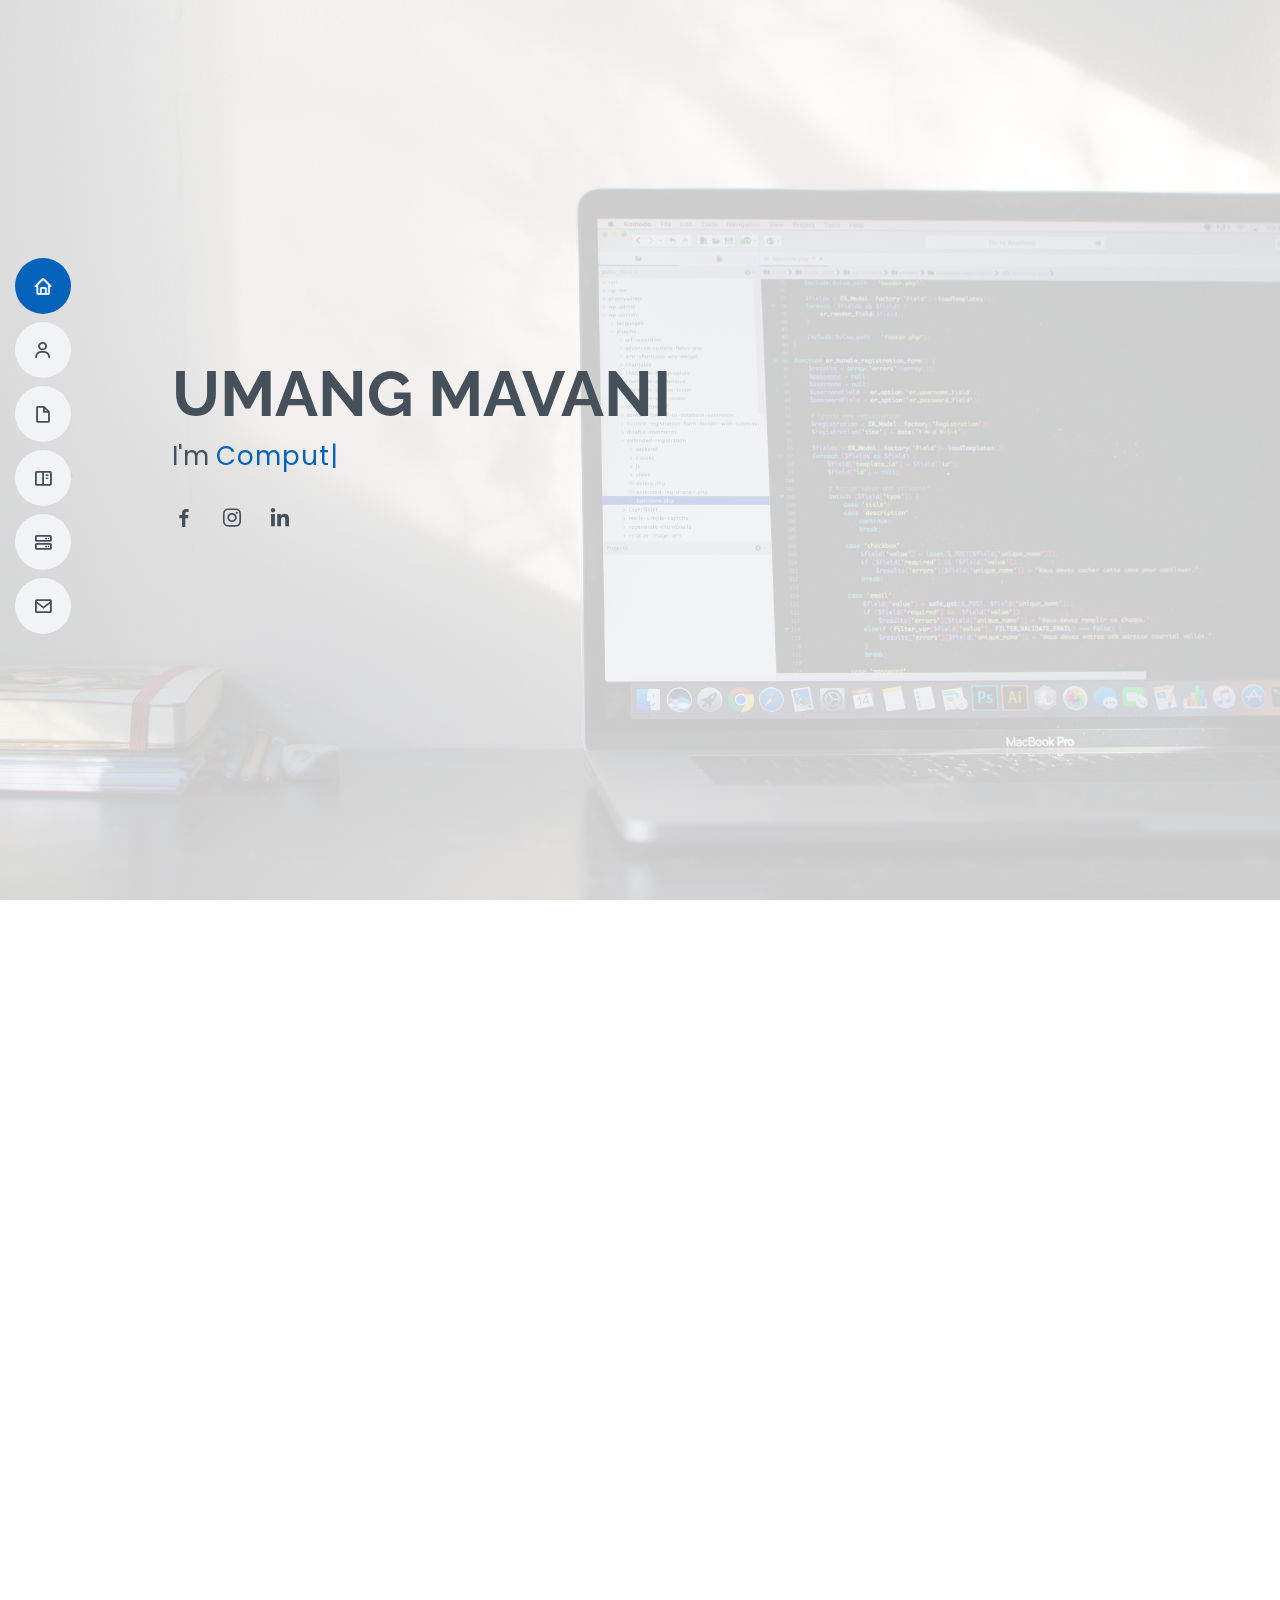
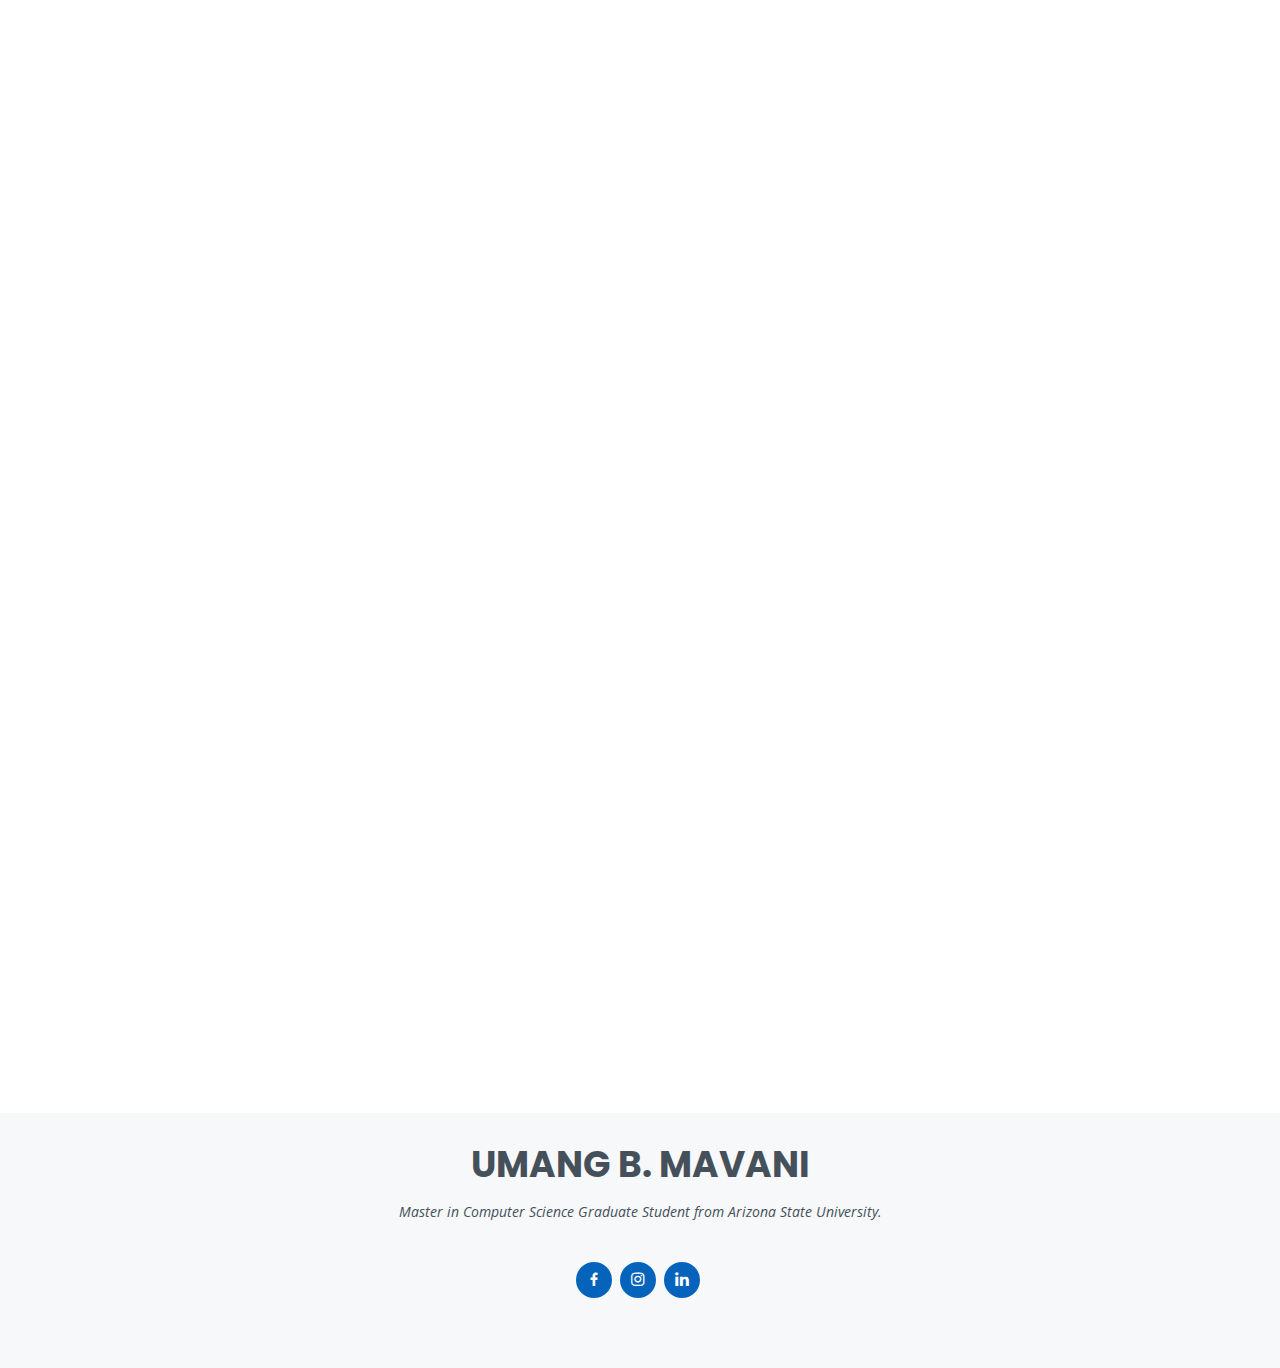
<file: index.html>
<!DOCTYPE html>
<html lang="en">

<head>
    <meta charset="utf-8">
    <meta content="width=device-width, initial-scale=1.0" name="viewport">

    <title>Umang Mavani Portfolio</title>
    <meta content="" name="description">
    <meta content="" name="keywords">

    <!-- Favicons -->
    <link href="assets/img/favicon.png" rel="icon">
    <link href="assets/img/apple-touch-icon.png" rel="apple-touch-icon">

    <!-- Google Fonts -->
    <link
        href="https://fonts.googleapis.com/css?family=Open+Sans:300,300i,400,400i,600,600i,700,700i|Raleway:300,300i,400,400i,500,500i,600,600i,700,700i|Poppins:300,300i,400,400i,500,500i,600,600i,700,700i"
        rel="stylesheet">

    <!-- Vendor CSS Files -->
    <link href="assets/vendor/aos/aos.css" rel="stylesheet">
    <link href="assets/vendor/bootstrap/css/bootstrap.min.css" rel="stylesheet">
    <link href="assets/vendor/bootstrap-icons/bootstrap-icons.css" rel="stylesheet">
    <link href="assets/vendor/boxicons/css/boxicons.min.css" rel="stylesheet">
    <link href="assets/vendor/glightbox/css/glightbox.min.css" rel="stylesheet">
    <link href="assets/vendor/swiper/swiper-bundle.min.css" rel="stylesheet">

    <!-- Template Main CSS File -->
    <link href="assets/css/style.css" rel="stylesheet">

</head>

<body>

    <!-- ======= Mobile nav toggle button ======= -->
    <!-- <button type="button" class="mobile-nav-toggle d-xl-none"><i class="bi bi-list mobile-nav-toggle"></i></button> -->
    <i class="bi bi-list mobile-nav-toggle d-lg-none"></i>
    <!-- ======= Header ======= -->
    <header id="header" class="d-flex flex-column justify-content-center">

        <nav id="navbar" class="navbar nav-menu">
            <ul>
                <li><a href="#hero" class="nav-link scrollto active"><i class="bx bx-home"></i> <span>Home</span></a>
                </li>
                <li><a href="#about" class="nav-link scrollto"><i class="bx bx-user"></i> <span>About</span></a></li>
                <li><a href="#resume" class="nav-link scrollto"><i class="bx bx-file-blank"></i> <span>Resume</span></a>
                </li>
                <li><a href="#projects" class="nav-link scrollto"><i class="bx bx-book-content"></i>
                        <span>Projects</span></a>
                </li>
                <li><a href="#services" class="nav-link scrollto"><i class="bx bx-server"></i>
                        <span>Certificates</span></a>
                </li>
                <li><a href="#testimonials" class="nav-link scrollto"><i class="bx bx-envelope"></i>
                        <span>Testimonials</span></a>
                </li>
            </ul>
        </nav><!-- .nav-menu -->

    </header><!-- End Header -->

    <!-- ======= Hero Section ======= -->
    <section id="hero" class="d-flex flex-column justify-content-center">
        <div class="container" data-aos="zoom-in" data-aos-delay="100">
            <h1>UMANG MAVANI</h1>
            <p>I'm <span class="typed"
                    data-typed-items="Computer Science Grad, Software Developer, FullStack Developer"></span></p>
            <div class="social-links">
                <a href="https://www.facebook.com/umang.mavani.7/" class="facebook"><i class="bx bxl-facebook"></i></a>
                <a href="https://www.instagram.com/umangmavani321/" class="instagram"><i
                        class="bx bxl-instagram"></i></a>
                <!-- <a href="mailto:umangmavani15@gmail.com" class="google-plus"><i class="bx bxl-skype"></i></a> -->
                <a href="https://www.linkedin.com/in/umang-mavani/" class="linkedin"><i class="bx bxl-linkedin"></i></a>
            </div>
        </div>
    </section><!-- End Hero -->

    <main id="main">

        <!-- ======= About Section ======= -->
        <section id="about" class="about">
            <div class="container" data-aos="fade-up" style="margin-bottom: -50px;">

                <div class="section-title">
                    <h2>About</h2>
                    <p>As a seasoned Software Development Engineer with a four-year track record,
                        I specialize in the meticulous design and development of innovative applications.
                        My work has been instrumental in enhancing user satisfaction through the digitalization of
                        physical processes,
                        while concurrently elevating code quality and logic.
                        <br><br>
                        <!-- I am aspiring to deepen my knowledge in advanced Computer Science technologies to enhance my
                        professional growth. -->
                    </p>
                </div>

                <div class="row">
                    <div class="col-lg-3">
                        <img src="assets/img/image2.png" class="img-fluid" alt="">
                    </div>
                    <div class="col-lg-8 pt-4 pt-lg-0 content">
                        <h3>Software Development Engineer</h3>
                        <p align="justify" class="fst-italic">
                            I specialize in crafting production-ready and scalable code, ensuring the sustained high
                            availability of applications. My expertise extends to meticulously tracking and analyzing
                            application metrics throughout their lifecycle, optimizing performance and reliability.
                        </p>
                        <div class="row">
                            <div class="col-lg-12">
                                <ul>
                                    <li><i class="bi bi-chevron-right"></i> <strong>Course: </strong>
                                        <span>Masters in Computer Science, ASU</span></li>
                                    <li><i class="bi bi-chevron-right"></i> <strong>CGPA: </strong>
                                        <span>4.0 / 4.0</span></li>
                                    <li class="list-item"><i class="bi bi-chevron-right"></i> <strong>Graduation: </strong>
                                        <span>May 2025</span></li>
                                    <li><i class="bi bi-chevron-right"></i> <strong>Contact Number: </strong>
                                        <span>+12065939002</span></li>
                                    <!-- <li class="list-item"><i class="bi bi-chevron-right"></i> <strong> Year: </strong>
                                        <span>2019</span></li> -->
                                    <li class="list-item"><i class="bi bi-chevron-right"></i> <strong>Email: </strong>
                                        <a href="mailto:umavani@asu.edu">umavani@asu.edu</a>,&nbsp;  
                                        <a href="mailto:umangmavani15@gmail.com">umangmavani15@gmail.com</a>
                                </ul>
                            </div>
                        </div>
                    </div>
                </div>
            </div>
        </section><!-- End About Section -->

        <!-- ======= Highlights Section ======= -->
        <section id="facts" class="facts">
            <div class="container" data-aos="fade-up" style="margin-bottom: -50px;">

                <div class="section-title">
                    <h2>Highlights</h2>
                    <p>Below are some important highlights of my journey as a Software Development Engineer till date.
                    </p>
                </div>

                <div class="row justify-content-center">

                    <div class="col-lg-3 col-md-6">
                        <div class="count-box">
                            <i class="bi bi-emoji-smile"></i>
                            <span data-purecounter-start="0" data-purecounter-end="7" data-purecounter-duration="1"
                                class="purecounter"></span>
                            <p>Projects</p>
                        </div>
                    </div>

                    <div class="col-lg-3 col-md-6 mt-5 mt-md-0">
                        <div class="count-box">
                            <i class="bi bi-journal-richtext"></i>
                            <span data-purecounter-start="0" data-purecounter-end="50" data-purecounter-duration="1"
                                class="purecounter"></span>
                            <p>Coursework</p>
                        </div>
                    </div>

                    <div class="col-lg-3 col-md-6 mt-5 mt-lg-0">
                        <div class="count-box">
                            <i class="bi bi-headset"></i>
                            <span data-purecounter-start="0" data-purecounter-end="4" data-purecounter-duration="1"
                                class="purecounter"></span>
                            <p>Technical Research Paper</p>
                        </div>
                    </div>

                    <div class="col-lg-3 col-md-6 mt-5 mt-lg-0">
                        <div class="count-box">
                            <i class="bi bi-award"></i>
                            <span data-purecounter-start="0" data-purecounter-end="5" data-purecounter-duration="1"
                                class="purecounter"></span>
                            <p>Awards & Recognitions</p>
                        </div>
                    </div>
                    <br><br><br>
                    <div class="col-lg-3 col-md-6 mt-5 mt-lg-0 text-centerr">
                        <div class="count-box">
                            <i class="bi bi-award"></i>
                            <span data-purecounter-start="0" data-purecounter-end="1" data-purecounter-duration="1"
                                class="purecounter"></span>
                            <p>YoutTube Channel</p>
                        </div>
                    </div>
                </div>
            </div>
        </section><!-- End Facts Section -->

        <!-- ======= Skills Section ======= -->
        <section id="skills" class="skills section-bg">
            <div class="container" data-aos="fade-up" style="margin-bottom: -30px;">

                <div class="section-title">
                    <h2>Skills</h2>
                    <p></p>
                </div>

                <div class="row skills-content">
                    <div class="col-lg-12 vibrant-section">
                        <ul>
                            <li><strong>Technologies :</strong> Java, Python, C++, HTML/CSS, Javascript, ReactJS, NodeJs</li>
                            <li><strong>Frameworks and Libraries :</strong> Bootstrap, Spring</li>
                            <li><strong>Containerization and Orchestration :</strong> AWS, Kubernetes, Docker</li>
                            <li><strong>Continuous Integration/Continuous Deployment :</strong> CI/CD, Gitlab, Jenkins, ApacheSpark
                                AWS</li>
                            <li><strong>Monitoring and Visualization :</strong> Kibana, Grafana, Splunk, Tableau, PowerBi</li>
                            <li><strong>Data Science Libraries :</strong> NumPy, Pandas, Matplotlib, Scikit Learn, SciPy, Keras, TensorFlow, OpenCV</li>
                            <li><strong>Databases :</strong> PostgreSQL, MySQL, OracleDb</li>
                            <li><strong>Project Management :</strong> Jira, Confluence, Monday</li>
                            <li><strong>Content Management Systems :</strong> Drupal, WordPress</li>
                            <li><strong>APIs :</strong> RESTful APIs, Postman</li>
                        </ul>
                    </div>
                </div>
            </div>
        </section><!-- End Skills Section -->

        <!-- ======= Resume Section ======= -->
        <section id="resume" class="resume">
            <div class="container" data-aos="fade-up">

                <div class="section-title">
                    <h2>Resume</h2>
                </div>

                <div class="download-button">
                    <a href="https://drive.google.com/file/d/1L63vVbhX2Dc2nd-uuoug936BctgLG2Y_/view?usp=sharing" download="Umang_Mavani.pdf" target="_blank" class="btn-download">Download Resume</a>
                </div>

                <div class="row">
                    <div class="col-lg-4">
                        <h3 class="resume-title">Summary</h3>
                        <div class="resume-item pb-0">
                            <h4>Umang B. Mavani</h4>
                            <p align="justify"><em>A skilled Software Developer with 4 years of experience in developing robust and
                                    scalable applications and also in executing the planning, development and
                                    post-production activities. </em></p>
                            <ul>
                                <li>1260 E University Dr, Tempe, AZ, 85288</li>
                                <li>+1206-593-9002</li>
                                <li>umavani@asu.edu</li>
                            </ul>
                        </div>

                        <h3 class="resume-title">Education</h3>
                        <div class="resume-item">
                            <h4>Master of Computer Science</h4>
                            <h5>Aug 2023- May 2025</h5>
                            <p><em>Arizona State University, Tempe, AZ</em></p>
                            <p align="justify">Courses : Foundations of Algorithms, Planning and Learning Methods of AI, Combinatorial
                                Algorithms and Intractability, Software Security, Data Mining, Blockchain, Data Processing at Scale, Software verification validation and Testing.</p>
                        </div>
                        <div class="resume-item">
                            <h4>Bachelors in Computer Engineering</h4>
                            <h5>June 2015 - June 2019</h5>
                            <p><em>St. Francis Institute of Technology, Mumbai, India</em></p>
                            <p align="justify">Courses: Data Structures , Analysis of Algorithms , Operating Systems , Computer
                                Networks,
                                Soft Computing , Mobile Computing , Artificial Intelligence , Machine Learning. </p>
                        </div>
                    </div>
                    <div class="col-lg-4">
                        <h3 class="resume-title">Professional Experience</h3>
                        <div class="resume-item">
                            <h4>Software Developer Intern</h4>
                            <h5>June 2024 - Present</h5>
                            <p><em>MindSigns Health, Arizona, USA</em></p>
                            <ul align="justify">
                                <li> Engineered robust React & React Native applications for cloud-based monitoring platforms and improved diagnostic accuracy by 30%.
                                </li>
                                <li> Leveraged AWS services, including S3, Cognito, and Lambda, reducing API response times by 40% and enhancing product scalability.
                                </li>
                                <li> Executed 100+ test cases in JMeter for load testing and identified 30 critical bugs while using agile methodology to work with other teams.
                                </li>
                            </ul>
                        </div>
                        <div class="resume-item">
                            <h4>Software Engineer 2</h4>
                            <h5>Sept 2021 - July 2023</h5>
                            <p><em>HERE Technologies , Mumbai , India</em></p>
                            <ul align="justify">
                                <li> Developed 4 modules and microservices, including training materials and operational workflows for a service framework to ensure the process of flow of JSON map data in a timely manner using ML.
                                </li>
                                <li> Boosted the CI/CD pipeline harnessing Kubernetes and GitLab, resulting in an increase in completion flow from 20% to 80%.
                                </li>
                                <li> Designed REST APIs using Java to check the data in the stream pipeline, augmenting accuracy by 20% and delivering 87% code coverage through unit testing.                                
                                </li>
                            </ul>
                        </div>
                        <div class="resume-item">
                            <h4>Software Engineer - IT Executive</h4>
                            <h5>July 2019 - Sept 2021</h5>
                            <p><em>Siemens Limited , Mumbai , India</em></p>
                            <ul align="justify">
                                <li>Analyzed requirements and led the development and deployment of a Mendix-based Native Mobile App for Employee Health Declarations, catering to 20,000 users.
                                </li>
                                <li>Created MIS for the Siemens Scholarship Portal using ReactJS, OracleDb, and AWS services, providing secure storage and scalable infrastructure for the corporate team to oversee the yearly program and securely manage 5000 student data and scholarship information.
                                </li>
                            </ul>
                        </div>
                    </div>
                    <div class="col-lg-4">
                        <h3 class="resume-title">Research Papers Published</h3>
                        <div class="resume-item pb-0">
                            <h4>ARXIV COMPUTER SCIENCE, Co-Author, Oct-2024</h4>
                            <p align="justify"><em>Social Bias Classification in Text with Generalizations, Unfairness, and Stereotypes presented at Cornell University - <a
                                        href="https://arxiv.org/abs/2410.08388"><u>Link</u></a></em></p>
                        </div>
                        <div class="resume-item pb-0">
                            <h4>IEEE, Author, Aug-2020</h4>
                            <p align="justify"><em>Natural Language Processing based Text Summarization and Querying Model. IEEE 2020
                                    Fourth
                                    International Conference on Inventive Systems and Control (ICISC) - <a
                                        href="https://ieeexplore.ieee.org/document/9171068"><u>Link</u></a></em></p>
                        </div>
                        <div class="resume-item pb-0">
                            <h4>SPRINGER, Author, June-2019</h4>
                            <p align="justify"><em>Naive Bayes Classification on Student Placement Data: A Comparative Study of Data
                                    Mining
                                    Tools. Information and Communication Technology for Sustainable Development A ISC
                                    book
                                    series. pp 363-372 - <a
                                        href="https://link.springer.com/chapter/10.1007/978-981-13-7166-0_35"><u>Link</u></a></em>
                            </p>
                        </div>
                        <div class="resume-item pb-0">
                            <h4>IEEE, Co-Author, Dec-2018</h4>
                            <p align="justify"><em>A Semester Grade Point Average Estimation System for Students Attaining Higher
                                    Schooling
                                    in Specialized Courses. IEEE 2018 2nd International Conference on Trends in
                                    Electronics and
                                    Informatics (ICOEI) - <a
                                        href="https://ieeexplore.ieee.org/document/8553751"><u>Link</u></a></em></p>
                        </div>

                        <h3 class="resume-title">Awards</h3>

                        <div class="resume-item pb-0">
                            <h4>Director of Campus Engagement at ASU</h4>
                            <p align="justify"><em>The Graduate Stduent Govt. Director of Outreach liaises between GSG and graduate students, plans campus events, visits Graduate Student Centers, and connects with the Dean of Students.</em></p>
                        </div>
                        <div class="resume-item pb-0">
                            <h4>Special Recognition at Siemens India</h4>
                            <p align="justify"><em>Special Recognition Award at Siemens India Business Conference-2020 for demonstrating
                                    all-round excellence performance in developing a critical application.</em></p>
                        </div>
                        <div class="resume-item pb-0">
                            <h4>IT AAE SPIRIT Award</h4>
                            <p align="justify"><em>I received regional IT Asia Australia and Middle East (AAE) SPIRIT Award for
                                    demonstrating Ownership,
                                    Behaviour, Leadership,
                                    People Orientation in deploying application to Siemens India.</em>
                            </p>
                        </div>
                        <div class="resume-item pb-0">
                            <h4>NSS Member</h4>
                            <p align="justify"><em>I received a prestigious certificate from the Government of India for dedicating two
                                    years as an NSS volunteer, passionately serving the community. During this time,
                                    I actively participated in an 8 day camp held in rural areas, where I
                                    played a vital role in educating and empowering the local residents</em></p>
                        </div>
                        <!-- <div class="resume-item pb-0">
                            <h4>Pragati 2018</h4>
                            <p align="justify"><em>Secured the prestigious runner-up position under the Software Category in the highly
                                    competitive Inter College Technical Project Competition PRAGATI-2018</em></p>
                        </div> -->
                    </div>
                </div>

            </div>
        </section><!-- End Resume Section -->

        <!-- ======= Portfolio Section ======= -->
        <section id="projects" class="portfolio section-bg">
            <div class="container" data-aos="fade-up">

                <div class="section-title">
                    <h2>Projects</h2>
                    <p>Have a look at these cool stuffs !! </p>
                </div>

                <!--            <div class="row">-->
                <!--                <div class="col-lg-12 d-flex justify-content-center" data-aos="fade-up" data-aos-delay="100">-->
                <!--                    <ul id="portfolio-flters">-->
                <!--                        <li data-filter="*" class="filter-active">All</li>-->
                <!--                        <li data-filter=".filter-app">App</li>-->
                <!--                        <li data-filter=".filter-card">Card</li>-->
                <!--                        <li data-filter=".filter-web">Web</li>-->
                <!--                    </ul>-->
                <!--                </div>-->
                <!--            </div>-->

                <div class="row portfolio-container" data-aos="fade-up" data-aos-delay="200">

                    <div class="col-lg-4 col-md-6 portfolio-item filter-app">
                        <div class="portfolio-wrap">
                            <img src="assets/img/portfolio/SSP/image.png" class="img-fluid" alt="">
                            <div class="portfolio-info">
                                <h4>Siemens Scholarship Program</h4>
                                <!--                            <p>App</p>-->
                                <div class="portfolio-links">
                                    <a href="assets/img/portfolio/SSP/image.png" data-gallery="portfolioGallery"
                                        class="portfolio-lightbox" title="Siemens Scholarship Program"><i
                                            class="bx bx-plus"></i></a>
                                    <a href="portfolio-details.html" class="portfolio-details-lightbox"
                                        data-glightbox="type: external" title="Portfolio Details"><i
                                            class="bx bx-link"></i></a>
                                </div>
                            </div>
                        </div>
                    </div>

                    <div class="col-lg-4 col-md-6 portfolio-item filter-web">
                        <div class="portfolio-wrap">
                            <img src="assets/img/portfolio/Summary/splashScreen.png" class="img-fluid" alt="">
                            <div class="portfolio-info">
                                <h4>Text Summarization and Querying Model</h4>
                                <!--                            <p>Web</p>-->
                                <div class="portfolio-links">
                                    <a href="assets/img/portfolio/Summary/splashScreen.png"
                                        data-gallery="portfolioGallery" class="portfolio-lightbox"
                                        title="Text Summarization and Querying Model"><i class="bx bx-plus"></i></a>
                                    <a href="portfolio-details-2.html" class="portfolio-details-lightbox"
                                        data-glightbox="type: external" title="Portfolio Details"><i
                                            class="bx bx-link"></i></a>
                                </div>
                            </div>
                        </div>
                    </div>

                    <div class="col-lg-4 col-md-6 portfolio-item filter-card">
                        <div class="portfolio-wrap">
                            <img src="assets/img/portfolio/PointerAnalysis/Login.png" class="img-fluid" alt="">
                            <div class="portfolio-info">
                                <h4>Pointer Analysis System</h4>
                                <!--                            <p>Card</p>-->
                                <div class="portfolio-links">
                                    <a href="assets/img/portfolio/PointerAnalysis/Login.png"
                                        data-gallery="portfolioGallery" class="portfolio-lightbox" title="Card 2"><i
                                            class="bx bx-plus"></i></a>
                                    <a href="portfolio-details-4.html" class="portfolio-details-lightbox"
                                        data-glightbox="type: external" title="Portfolio Details"><i
                                            class="bx bx-link"></i></a>
                                </div>
                            </div>
                        </div>
                    </div>

                    <div class="col-lg-4 col-md-6 portfolio-item filter-app">
                        <div class="portfolio-wrap">
                            <img src="assets/img/portfolio/SnL/mainpage2.jpeg" class="img-fluid" alt="">
                            <div class="portfolio-info">
                                <h4>Snake and Ladder</h4>
                                <!--                            <p>App</p>-->
                                <div class="portfolio-links">
                                    <a href="assets/img/portfolio/SnL/mainpage2.jpeg" data-gallery="portfolioGallery"
                                        class="portfolio-lightbox" title="App 2"><i class="bx bx-plus"></i></a>
                                    <a href="portfolio-details-3.html" class="portfolio-details-lightbox"
                                        data-glightbox="type: external" title="Portfolio Details"><i
                                            class="bx bx-link"></i></a>
                                </div>
                            </div>
                        </div>
                    </div>


                    <div class="col-lg-4 col-md-6 portfolio-item filter-web">
                        <div class="portfolio-wrap">
                            <img src="assets/img/portfolio/eitc/mainpage.png" class="img-fluid" alt="">
                            <div class="portfolio-info">
                                <h4>Essential Items Tracker</h4>
                                <!--                            <p>Web</p>-->
                                <div class="portfolio-links">
                                    <a href="assets/img/portfolio/eitc/mainpage.png" data-gallery="portfolioGallery"
                                        class="portfolio-lightbox" title="Web 2"><i class="bx bx-plus"></i></a>
                                    <a href="portfolio-details-5.html" class="portfolio-details-lightbox"
                                        data-glightbox="type: external" title="Portfolio Details"><i
                                            class="bx bx-link"></i></a>
                                </div>
                            </div>
                        </div>
                    </div>

                    <div class="col-lg-4 col-md-6 portfolio-item filter-web">
                        <div class="portfolio-wrap">
                            <img src="assets/img/portfolio/Sfw/sfw.png" class="img-fluid" alt="">
                            <div class="portfolio-info">
                                <h4>Service Orchestration Framework</h4>
                                <!--                            <p>Web</p>-->
                                <div class="portfolio-links">
                                    <a href="assets/img/portfolio/Sfw/sfw.png" data-gallery="portfolioGallery"
                                        class="portfolio-lightbox" title="Web 2"><i class="bx bx-plus"></i></a>
                                    <a href="portfolio-details-6.html" class="portfolio-details-lightbox"
                                        data-glightbox="type: external" title="Portfolio Details"><i
                                            class="bx bx-link"></i></a>
                                </div>
                            </div>
                        </div>
                    </div>
                </div>

            </div>
        </section><!-- End Portfolio Section -->

        <!-- ======= Services Section ======= -->
        <section id="services" class="services">
            <div class="container" data-aos="fade-up">

                <div class="section-title">
                    <h2>Certificates</h2>
                    <p>Embark on a journey through my remarkable achievements<br>A collection of certificates that
                        showcase
                        my excellence </p>
                </div>

                <div class="row">

                    <div class="col-lg-4 col-md-6 d-flex align-items-stretch" data-aos="zoom-in" data-aos-delay="100">
                        <div class="icon-box iconbox-blue">
                            <div class="icon">
                                <a href="assets/img/portfolio/MendixRapidDeveloper-23323.pdf" target="_blank">
                                    <!-- Replace "path/to/your/pdf.pdf" with the actual path to your PDF file -->
                                    <svg width="100" height="100" viewBox="0 0 600 600"
                                        xmlns="http://www.w3.org/2000/svg">
                                        <path stroke="none" stroke-width="0" fill="#f5f5f5"
                                            d="M300,521.0016835830174C376.1290562159157,517.8887921683347,466.0731472004068,529.7835943286574,510.70327084640275,468.03025145048787C554.3714126377745,407.6079735673963,508.03601936045806,328.9844924480964,491.2728898941984,256.3432110539036C474.5976632858925,184.082847569629,479.9380746630129,96.60480741107993,416.23090153303,58.64404602377083C348.86323505073057,18.502131276798302,261.93793281208167,40.57373210992963,193.5410806939664,78.93577620505333C130.42746243093433,114.334589627462,98.30271207620316,179.96522072025542,76.75703585869454,249.04625023123273C51.97151888228291,328.5150500222984,13.704378332031375,421.85034740162234,66.52175969318436,486.19268352777647C119.04800174914682,550.1803526380478,217.28368757567262,524.383925680826,300,521.0016835830174">
                                        </path>
                                        <img src="assets\img\Mendix.png" alt="Image Description" width="50" height="50" style="position: relative; z-index: 1;">
                                    </svg>
                                </a>
                            </div>
                            <h4><a href="assets/img/portfolio/MendixRapidDeveloper-23323.pdf" target="_blank">Mendix
                                    Rapid
                                    Developer</a></h4>
                            <p align="center">Successfully completed all required coursework and training for the Mendix Rapid
                                Developer
                                Certificate</p>
                        </div>
                    </div>

                    <div class="col-lg-4 col-md-6 d-flex align-items-stretch mt-4 mt-md-0" data-aos="zoom-in"
                        data-aos-delay="200">
                        <div class="icon-box iconbox-orange">
                            <div class="icon">
                                <a href="assets\img\portfolio\AWSDeveloperAssociate.pdf" target="_blank">
                                    <svg width="100" height="100" viewBox="0 0 600 600"
                                        xmlns="http://www.w3.org/2000/svg">
                                        <path stroke="none" stroke-width="0" fill="#f5f5f5"
                                            d="M300,582.0697525312426C382.5290701553225,586.8405444964366,449.9789794690241,525.3245884688669,502.5850820975895,461.55621195738473C556.606425686781,396.0723002908107,615.8543463187945,314.28637112970534,586.6730223649479,234.56875336149918C558.9533121215079,158.8439757836574,454.9685369536778,164.00468322053177,381.49747125262974,130.76875717737553C312.15926192815925,99.40240125094834,248.97055460311594,18.661163978235184,179.8680185752513,50.54337015887873C110.5421016452524,82.52863877960104,119.82277516462835,180.83849132639028,109.12597500060166,256.43424936330496C100.08760227029461,320.3096726198365,92.17705696193138,384.0621239912766,124.79988738764834,439.7174275375508C164.83382741302287,508.01625554203684,220.96474134820875,577.5009287672846,300,582.0697525312426">
                                        </path>
                                        <img src="assets\img\AWS-Developer-Associate.png" alt="Image Description" width="55" height="55" style="position: relative; z-index: 1;">
                                    </svg>
                                </a>
                            </div>
                            <h4><a href="assets\img\portfolio\AWSDeveloperAssociate.pdf" target="_blank">AWS Certificate</a>
                            </h4>
                            <p align="center">Successfully completed the course of AWS Developer Associate on Udemy and mastered the critical AWS concepts and technologies. </p>
                        </div>
                    </div>

                    <div class="col-lg-4 col-md-6 d-flex align-items-stretch mt-4 mt-md-0" data-aos="zoom-in"
                        data-aos-delay="200">
                        <div class="icon-box iconbox-teal">
                            <div class="icon">
                                <a href="assets/img/portfolio/NSS certificate.pdf" target="_blank">
                                    <svg width="100" height="100" viewBox="0 0 600 600"
                                        xmlns="http://www.w3.org/2000/svg">
                                        <path stroke="none" stroke-width="0" fill="#f5f5f5"
                                            d="M300,521.0016835830174C376.1290562159157,517.8887921683347,466.0731472004068,529.7835943286574,510.70327084640275,468.03025145048787C554.3714126377745,407.6079735673963,508.03601936045806,328.9844924480964,491.2728898941984,256.3432110539036C474.5976632858925,184.082847569629,479.9380746630129,96.60480741107993,416.23090153303,58.64404602377083C348.86323505073057,18.502131276798302,261.93793281208167,40.57373210992963,193.5410806939664,78.93577620505333C130.42746243093433,114.334589627462,98.30271207620316,179.96522072025542,76.75703585869454,249.04625023123273C51.97151888228291,328.5150500222984,13.704378332031375,421.85034740162234,66.52175969318436,486.19268352777647C119.04800174914682,550.1803526380478,217.28368757567262,524.383925680826,300,521.0016835830174">
                                        </path>
                                        <img src="assets\img\NSS.png" alt="Image Description" width="50" height="50" style="position: relative; z-index: 1;">
                                    </svg>
                                </a>
                            </div>
                            <h4><a href="assets/img/portfolio/NSS certificate.pdf" target="_blank">NSS Certificate</a>
                            </h4>
                            <p align="center">Rendered social service for 2 years as NSS volunteer and attended NSS speacial program
                                camp.</p>
                        </div>
                    </div>

                    <div class="col-lg-4 col-md-6 d-flex align-items-stretch mt-4" data-aos="zoom-in"
                        data-aos-delay="100">
                        <div class="icon-box iconbox-yellow">
                            <div class="icon">
                                <a href="assets/img/portfolio/Football-is-life-2017-2018.pdf" target="_blank">
                                    <svg width="100" height="100" viewBox="0 0 600 600"
                                        xmlns="http://www.w3.org/2000/svg">
                                        <path stroke="none" stroke-width="0" fill="#f5f5f5"
                                            d="M300,503.46388370962813C374.79870501325706,506.71871716319447,464.8034551963731,527.1746412648533,510.4981551193396,467.86667711651364C555.9287308511215,408.9015244558933,512.6030010748507,327.5744911775523,490.211057578863,256.5855673507754C471.097692560561,195.9906835881958,447.69079081568157,138.11976852964426,395.19560036434837,102.3242989838813C329.3053358748298,57.3949838291264,248.02791733380457,8.279543830951368,175.87071277845988,42.242879143198664C103.41431057327972,76.34704239035025,93.79494320519305,170.9812938413882,81.28167332365135,250.07896920659033C70.17666984294237,320.27484674793965,64.84698225790005,396.69656628748305,111.28512138212992,450.4950937839243C156.20124167950087,502.5303643271138,231.32542653798444,500.4755392045468,300,503.46388370962813">
                                        </path>
                                    </svg>
                                    <img src="assets\img\Football.png" alt="Image Description" width="45" height="45" style="position: relative; z-index: 1;">
                                </a>
                            </div>
                            <h4><a href="assets/img/portfolio/Football-is-life-2017-2018.pdf" target="_blank">Footbal is
                                    Life (FIL) Coach</a></h4>
                            <p align="center">I actively participated in the 'Football is Life' project for 2 years, conducted by Cooperación Internacional in collaboration with Atlético de Madrid Football Club and Gulmohur Centre from Mumbai.</p>
                        </div>
                    </div>

                    <div class="col-lg-4 col-md-6 d-flex align-items-stretch mt-4" data-aos="zoom-in"
                        data-aos-delay="200">
                        <div class="icon-box iconbox-pink">
                            <div class="icon">
                                <a href="assets/img/portfolio/PragatiCertificate.pdf" target="_blank">
                                    <svg width="100" height="100" viewBox="0 0 600 600"
                                        xmlns="http://www.w3.org/2000/svg">
                                        <path stroke="none" stroke-width="0" fill="#f5f5f5"
                                            d="M300,532.3542879108572C369.38199826031484,532.3153073249985,429.10787420159085,491.63046689027357,474.5244479745417,439.17860296908856C522.8885846962883,383.3225815378663,569.1668002868075,314.3205725914397,550.7432151929288,242.7694973846089C532.6665558377875,172.5657663291529,456.2379748765914,142.6223662098291,390.3689995646985,112.34683881706744C326.66090330228417,83.06452184765237,258.84405631176094,53.51806209861945,193.32584062364296,78.48882559362697C121.61183558270385,105.82097193414197,62.805066853699245,167.19869350419734,48.57481801355237,242.6138429142374C34.843463184063346,315.3850353017275,76.69343916112496,383.4422959591041,125.22947124332185,439.3748458443577C170.7312796277747,491.8107796887764,230.57421082200815,532.3932930995766,300,532.3542879108572">
                                        </path>
                                    </svg>
                                    <img src="assets\img\sfit1.png" alt="Image Description" width="45" height="45" style="position: relative; z-index: 1;">
                                </a>
                            </div>
                            <h4><a href="assets/img/portfolio/PragatiCertificate.pdf" target="_blank">Pragati
                                    Certificate</a></h4>
                            <p align="center">Achieved the prestigious runner-up position in the Software Category at an
                                Intercollegiate
                                Annual Project Competition!</p>
                        </div>
                    </div>

                    <div class="col-lg-4 col-md-6 d-flex align-items-stretch mt-4" data-aos="zoom-in"
                        data-aos-delay="300">
                        <div class="icon-box iconbox-red">
                            <div class="icon">
                                <a href="assets/img/portfolio/Coursera-Front-End-Web-development-React.pdf"
                                    target="_blank">
                                    <svg width="100" height="100" viewBox="0 0 600 600"
                                        xmlns="http://www.w3.org/2000/svg">
                                        <path stroke="none" stroke-width="0" fill="#f5f5f5"
                                            d="M300,566.797414625762C385.7384707136149,576.1784315230908,478.7894351017131,552.8928747891023,531.9192734346935,484.94944893311C584.6109503024035,417.5663521118492,582.489472248146,322.67544863468447,553.9536738515405,242.03673114598146C529.1557734026468,171.96086150256528,465.24506316201064,127.66468636344209,395.9583748389544,100.7403814666027C334.2173773831606,76.7482773500951,269.4350130405921,84.62216499799875,207.1952322260088,107.2889140133804C132.92018162631612,134.33871894543012,41.79353780512637,160.00259165414826,22.644507872594943,236.69541883565114C3.319112789854554,314.0945973066697,72.72355303640163,379.243833228382,124.04198916343866,440.3218312028393C172.9286146004772,498.5055451809895,224.45579914871206,558.5317968840102,300,566.797414625762">
                                        </path>
                                    </svg>
                                    <img src="assets\img\reactjs.png" alt="Image Description" width="45" height="45" style="position: relative; z-index: 1;">
                                </a>
                            </div>
                            <h4><a href="assets/img/portfolio/Coursera-Front-End-Web-development-React.pdf"
                                    target="_blank">FrontEnd Web Development Certificate- ReactJS</a></h4>
                            <p align="center">I completed an online course from HongKong University of Science and Technology athrough
                                Coursera.</p>
                        </div>
                    </div>


                    <div class="col-lg-4 col-md-6 d-flex align-items-stretch mt-4" data-aos="zoom-in"
                        data-aos-delay="200">
                        <div class="icon-box iconbox-orange">
                            <div class="icon">
                                <a href="assets/img/portfolio/Corporate-Special-Recognition-Certificate-Umang.pdf"
                                    target="_blank">
                                    <svg width="100" height="100" viewBox="0 0 600 600"
                                        xmlns="http://www.w3.org/2000/svg">
                                        <path stroke="none" stroke-width="0" fill="#f5f5f5"
                                            d="M300,532.3542879108572C369.38199826031484,532.3153073249985,429.10787420159085,491.63046689027357,474.5244479745417,439.17860296908856C522.8885846962883,383.3225815378663,569.1668002868075,314.3205725914397,550.7432151929288,242.7694973846089C532.6665558377875,172.5657663291529,456.2379748765914,142.6223662098291,390.3689995646985,112.34683881706744C326.66090330228417,83.06452184765237,258.84405631176094,53.51806209861945,193.32584062364296,78.48882559362697C121.61183558270385,105.82097193414197,62.805066853699245,167.19869350419734,48.57481801355237,242.6138429142374C34.843463184063346,315.3850353017275,76.69343916112496,383.4422959591041,125.22947124332185,439.3748458443577C170.7312796277747,491.8107796887764,230.57421082200815,532.3932930995766,300,532.3542879108572">
                                        </path>
                                    </svg>
                                    <img src="assets\img\Siemens.png" alt="Image Description" width="45" height="45" style="position: relative; z-index: 1;">
                                </a>
                            </div>
                            <h4><a href="assets/img/portfolio/Corporate-Special-Recognition-Certificate-Umang.pdf"
                                target="_blank">Special Recognition Certificate</a></h4>
                            <p align="center">Special Recognition Award at Siemens India Business Conference-2020 for demonstrating all-round excellence performance in developing a critical application.</p>
                        </div>
                    </div>
                </div>

            </div>
        </section><!-- End Services Section -->

        <!-- ======= Testimonials Section ======= -->
        <section id="testimonials" class="testimonials section-bg">
            <div class="container" data-aos="fade-up">

                <div class="section-title">
                    <h2>Testimonials</h2>
                </div>

                <div class="testimonials-slider swiper" data-aos="fade-up" data-aos-delay="100">
                    <div class="swiper-wrapper">

                        <div class="swiper-slide">
                            <div class="testimonial-item">
                                <img src="assets\img\dominik.png" class="testimonial-img" alt="">
                                <h3>Dr. Dominik Hoerndlein</h3>
                                <h4>Incubation Manager-Turning emerging technologies into solutions</h4>
                                <p>
                                    <i class="bx bxs-quote-alt-left quote-icon-left"></i>
                                    I worked together with Umang on bringing a software solution into production. With all the challenges that a new services brings plus increased challenges due to Covid, Umang proved to be a reliable partner who drives topics forward, develops solutions to unforeseen issues and goes the extra mile for reaching the common goal.
                                    <i class="bx bxs-quote-alt-right quote-icon-right"></i>
                                </p>
                            </div>
                        </div><!-- End testimonial item -->

                        <div class="swiper-slide">
                            <div class="testimonial-item">
                                <img src="assets\img\dipti.png" class="testimonial-img" alt="">
                                <h3>Dipti Shevalekar</h3>
                                <h4>Software Development Engineer in Test at Metamorphick</h4>
                                <p>
                                    <i class="bx bxs-quote-alt-left quote-icon-left"></i>
                                    I enthusiastically endorse Umang as an outstanding professional who consistently achieves remarkable results. His expertise in Software field coupled with their adeptness at analyzing data and devising innovative solutions has proven invaluable to us. Umang possesses excellent communication skills, demonstrates effective leadership
                                    qualities, and exemplifies the essence of a team player. Without a doubt, he will continue to thrive in their career and make substantial contributions to any organization fortunate enough to have him.
                                    <i class="bx bxs-quote-alt-right quote-icon-right"></i>
                                </p>
                            </div>
                        </div><!-- End testimonial item -->

                        <div class="swiper-slide">
                            <div class="testimonial-item">
                                <img src="assets\img\testimonials\Bidisha.png" class="testimonial-img" alt="">
                                <h3>Dr. Bidisha Bhaumik-Roy</h3>
                                <h4>Associate Professor at St. Francis Institute Of Technology</h4>
                                <p>
                                    <i class="bx bxs-quote-alt-left quote-icon-left"></i>
                                    I have known Mr. Umang Mavani during his tenure as a student of Department of Computer Engineering at St. Francis Institute of Technology. I had the opportunity to assess his work in my capacity as a Professor and as an advisor for his undergraduate final year project. During my association with him, I found him remarkably dedicated about his studies. I confidently vouch for his academic excellence and competence. He has consistently been amongst the top rankers of his batch throughout the course of his degree.
                                    Umang actively participated in various seminars and workshops related to the theory he was studying to further enhance his knowledge. In addition to excelling in his coursework, he showcased his expertise by presenting and publishing a technical paper titled "Natural Language Processing based Text Summarization and Querying Model" at the prestigious IEEE conference. Alongside his team, he achieved recognition by being selected for the esteemed 'Prakalp', an annual inter-college project competition at SFIT. Umang's dedication to his studies extended to his mini project, 'Pointer Analysis System', which not only earned him accolades but also resulted in the publication of his article in the prestigious CSI magazine. 
                                    <i class="bx bxs-quote-alt-right quote-icon-right"></i>
                                </p>
                            </div>
                        </div><!-- End testimonial item -->

                        <div class="swiper-slide">
                            <div class="testimonial-item">
                                <img src="assets\img\testimonials\akarsh.png" class="testimonial-img" alt="">
                                <h3>Akarsh Rai</h3>
                                <h4>Software Engineer at HERE Technologies</h4>
                                <p>
                                    <i class="bx bxs-quote-alt-left quote-icon-left"></i>
                                    I am delighted to provide my highest recommendation for Umang. Having had the privilege of working closely with Umang, I can confidently attest that he stands out as one of the finest professionals I've ever collaborated with.

                                    Umang consistently demonstrated exceptional productivity, diligence, and a forward-thinking approach. He possesses remarkable intelligence, ambition, and energy, coupled with a proactive and perfectionist mindset. His dedication to continuous improvement and pursuit of knowledge makes him an invaluable asset to any team.

                                    I wholeheartedly endorse Umang for any future opportunities and have no doubt that he will continue to thrive and make significant contributions wherever he goes.
                                    <i class="bx bxs-quote-alt-right quote-icon-right"></i>
                                </p>
                            </div>
                        </div><!-- End testimonial item -->

                    </div>
                    <div class="swiper-pagination"></div>
                </div>

            </div>
        </section>

    </main><!-- End #main -->

    <!-- ======= Footer ======= -->
    <footer id="footer">
        <div class="container">
            <h3>UMANG B. MAVANI</h3>
            <p>Master in Computer Science Graduate Student from Arizona State University. </p>
            <div class="social-links">
                <a href="https://www.facebook.com/umang.mavani.7/" class="facebook"><i class="bx bxl-facebook"></i></a>
                <a href="https://www.instagram.com/umangmavani321/" class="instagram"><i
                        class="bx bxl-instagram"></i></a>
                <!-- <a href="mailto:umangmavani15@gmail.com" class="google-plus"><i class="bx bxl-skype"></i></a> -->
                <a href="https://www.linkedin.com/in/umang-mavani/" class="linkedin"><i class="bx bxl-linkedin"></i></a>
            </div>
        </div>
    </footer><!-- End Footer -->

    <div id="preloader"></div>
    <a href="#" class="back-to-top d-flex align-items-center justify-content-center"><i
            class="bi bi-arrow-up-short"></i></a>

    <!-- Vendor JS Files -->
    <script src="assets/vendor/purecounter/purecounter_vanilla.js"></script>
    <script src="assets/vendor/aos/aos.js"></script>
    <script src="assets/vendor/bootstrap/js/bootstrap.bundle.min.js"></script>
    <script src="assets/vendor/glightbox/js/glightbox.min.js"></script>
    <script src="assets/vendor/isotope-layout/isotope.pkgd.min.js"></script>
    <script src="assets/vendor/swiper/swiper-bundle.min.js"></script>
    <script src="assets/vendor/typed.js/typed.min.js"></script>
    <script src="assets/vendor/waypoints/noframework.waypoints.js"></script>
    <script src="assets/vendor/php-email-form/validate.js"></script>

    <!-- Template Main JS File -->
    <script src="assets/js/main.js"></script>

</body>

</html>
</file>
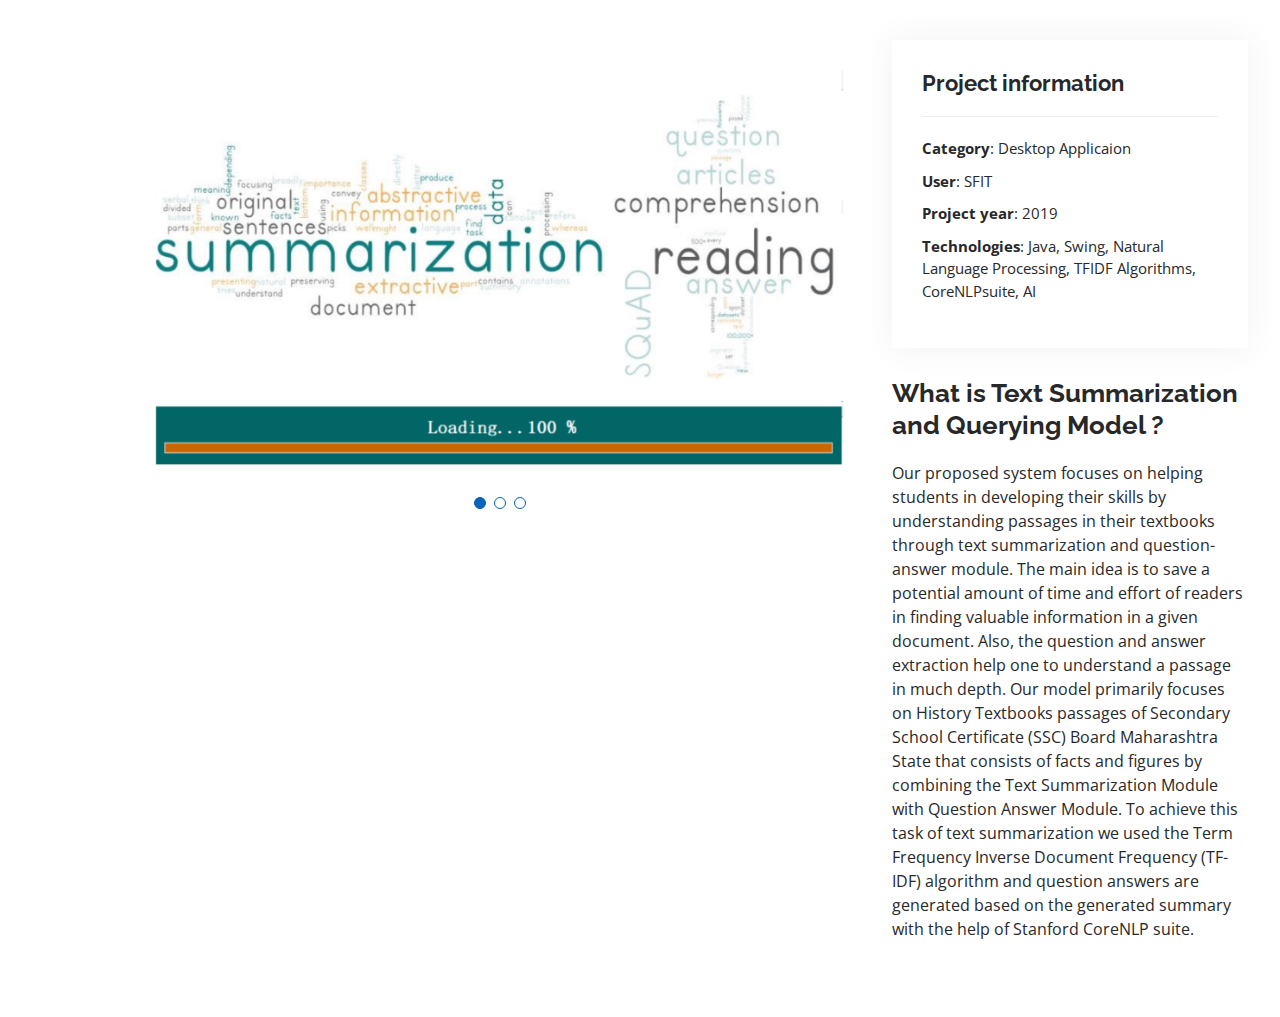
<file: portfolio-details-2.html>
<!DOCTYPE html>
<html lang="en">

<head>
    <meta charset="utf-8">
    <meta content="width=device-width, initial-scale=1.0" name="viewport">

    <title>Portfolio Details - Personal Bootstrap Template</title>
    <meta content="" name="description">
    <meta content="" name="keywords">

    <!--  &lt;!&ndash; Favicons &ndash;&gt;-->
    <!--  <link href="assets/img/favicon.png" rel="icon">-->
    <!--  <link href="assets/img/apple-touch-icon.png" rel="apple-touch-icon">-->

    <!-- Google Fonts -->
    <link href="https://fonts.googleapis.com/css?family=Open+Sans:300,300i,400,400i,600,600i,700,700i|Raleway:300,300i,400,400i,500,500i,600,600i,700,700i|Poppins:300,300i,400,400i,500,500i,600,600i,700,700i"
          rel="stylesheet">

    <!-- Vendor CSS Files -->
    <link href="assets/vendor/aos/aos.css" rel="stylesheet">
    <link href="assets/vendor/bootstrap/css/bootstrap.min.css" rel="stylesheet">
    <link href="assets/vendor/bootstrap-icons/bootstrap-icons.css" rel="stylesheet">
    <link href="assets/vendor/boxicons/css/boxicons.min.css" rel="stylesheet">
    <link href="assets/vendor/glightbox/css/glightbox.min.css" rel="stylesheet">
    <link href="assets/vendor/swiper/swiper-bundle.min.css" rel="stylesheet">

    <!-- Template Main CSS File -->
    <link href="assets/css/style.css" rel="stylesheet">

</head>

<body>

<main id="main">

    <!-- ======= Portfolio Details Section ======= -->
    <section id="portfolio-details" class="portfolio-details">
        <div class="container">

            <div class="row gy-4">

                <div class="col-lg-8">
                    <div class="portfolio-details-slider swiper">
                        <div class="swiper-wrapper align-items-center">

                            <div class="swiper-slide">
                                <img src="assets/img/portfolio/Summary/splashScreen.png" alt="">
                            </div>

                            <div class="swiper-slide">
                                <img src="assets/img/portfolio/Summary/textEntry.png" alt="">
                            </div>

                            <div class="swiper-slide">
                                <img src="assets/img/portfolio/Summary/finalOutput.png" alt="">
                            </div>

                        </div>
                        <div class="swiper-pagination"></div>
                    </div>
                </div>

                <div class="col-lg-4">
                    <div class="portfolio-info">
                        <h3>Project information</h3>
                        <ul>
                            <li><strong>Category</strong>: Desktop Applicaion</li>
                            <li><strong>User</strong>: SFIT</li>
                            <li><strong>Project year</strong>: 2019</li>
                            <li><strong>Technologies</strong>: Java, Swing, Natural Language Processing, TFIDF Algorithms, CoreNLPsuite, AI</li>
                        </ul>
                    </div>
                    <div class="portfolio-description">
                        <h2>What is Text Summarization and Querying Model ?</h2>
                        <p>
                            Our proposed system focuses on helping students in developing their skills by understanding
                            passages in their textbooks through text summarization and question-answer module. The main
                            idea is to save a potential amount of time and effort of readers in finding valuable
                            information in a given document. Also, the question and answer extraction help one to
                            understand a passage in much depth. Our model primarily focuses on History Textbooks
                            passages of Secondary School Certificate (SSC) Board Maharashtra State that consists of
                            facts and figures by combining the Text Summarization Module with Question Answer Module. To
                            achieve this task of text summarization we used the Term Frequency Inverse Document
                            Frequency (TF-IDF) algorithm and question answers are generated based on the generated
                            summary with the help of Stanford CoreNLP suite.
                        </p>
                    </div>
                </div>
            </div>

        </div>
    </section><!-- End Portfolio Details Section -->

</main><!-- End #main -->

<div id="preloader"></div>
<a href="#" class="back-to-top d-flex align-items-center justify-content-center"><i
        class="bi bi-arrow-up-short"></i></a>

<!-- Vendor JS Files -->
<script src="assets/vendor/purecounter/purecounter_vanilla.js"></script>
<script src="assets/vendor/aos/aos.js"></script>
<script src="assets/vendor/bootstrap/js/bootstrap.bundle.min.js"></script>
<script src="assets/vendor/glightbox/js/glightbox.min.js"></script>
<script src="assets/vendor/isotope-layout/isotope.pkgd.min.js"></script>
<script src="assets/vendor/swiper/swiper-bundle.min.js"></script>
<script src="assets/vendor/typed.js/typed.min.js"></script>
<script src="assets/vendor/waypoints/noframework.waypoints.js"></script>
<script src="assets/vendor/php-email-form/validate.js"></script>

<!-- Template Main JS File -->
<script src="assets/js/main.js"></script>

</body>

</html>
</file>
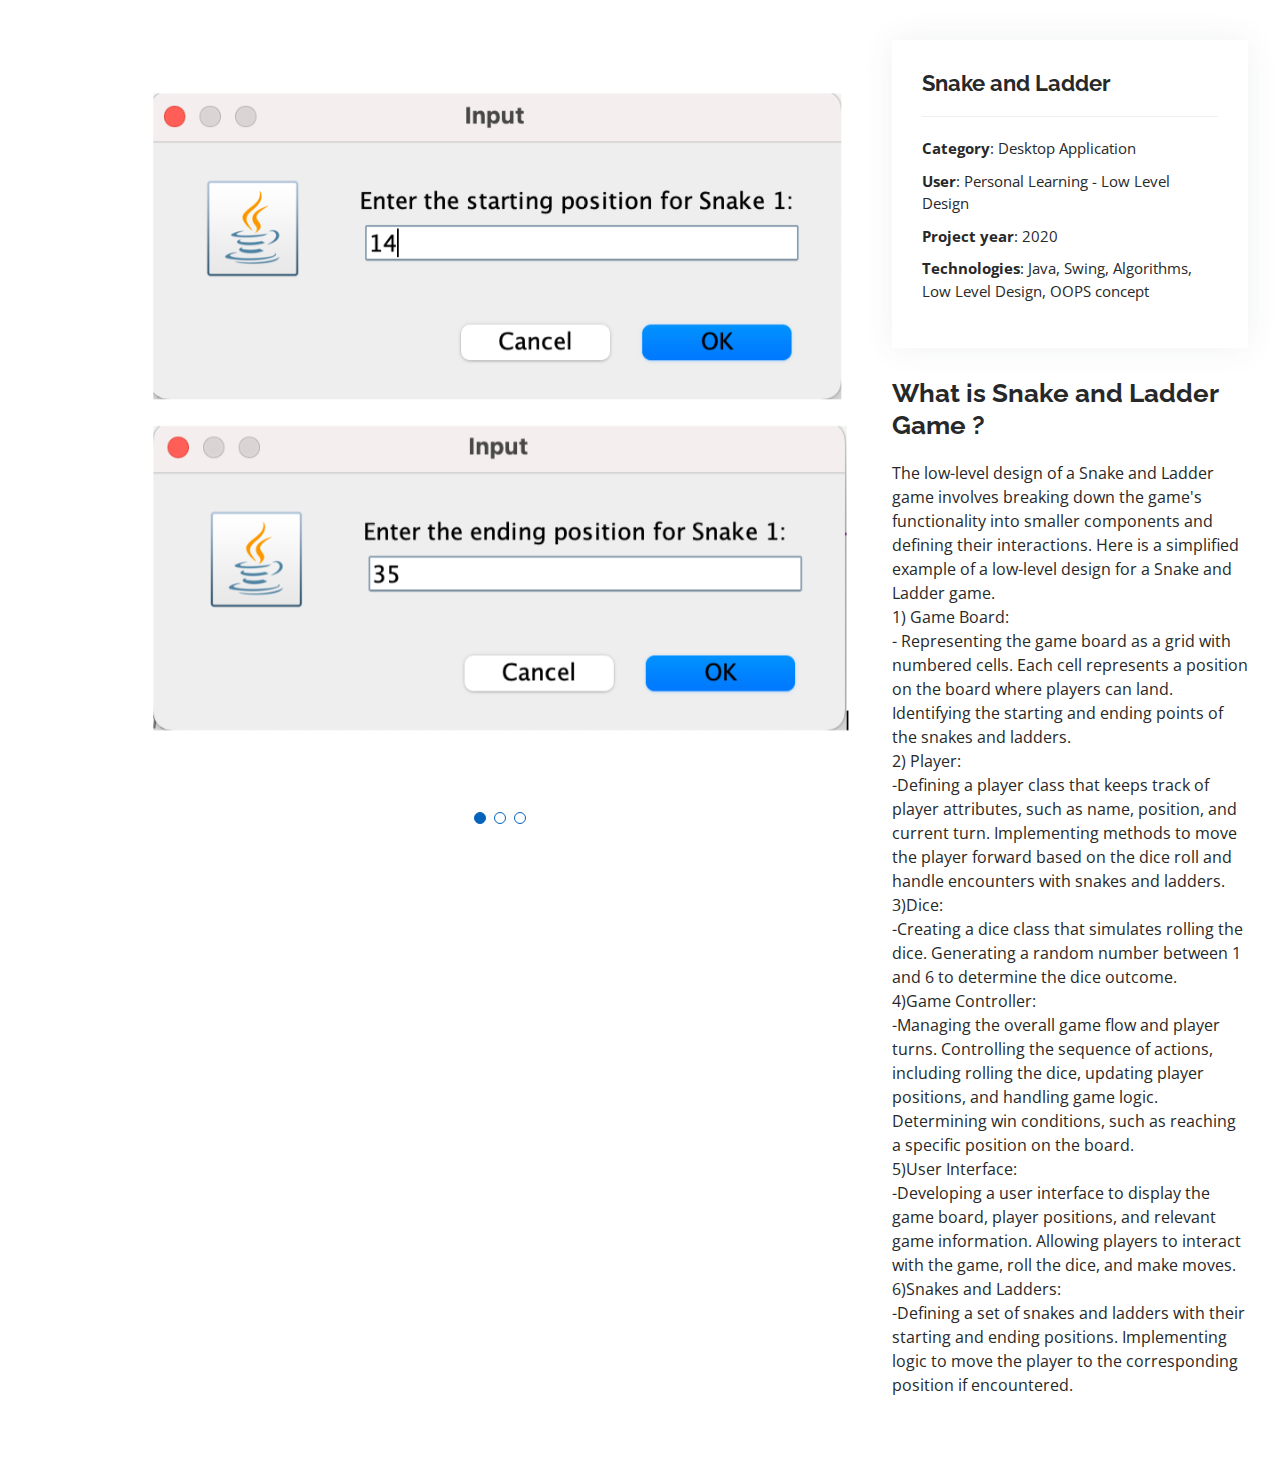
<file: portfolio-details-3.html>
<!DOCTYPE html>
<html lang="en">

<head>
    <meta charset="utf-8">
    <meta content="width=device-width, initial-scale=1.0" name="viewport">

    <title>Snake and Ladder Game</title>
    <meta content="" name="description">
    <meta content="" name="keywords">

    <!--  &lt;!&ndash; Favicons &ndash;&gt;-->
    <!--  <link href="assets/img/favicon.png" rel="icon">-->
    <!--  <link href="assets/img/apple-touch-icon.png" rel="apple-touch-icon">-->

    <!-- Google Fonts -->
    <link href="https://fonts.googleapis.com/css?family=Open+Sans:300,300i,400,400i,600,600i,700,700i|Raleway:300,300i,400,400i,500,500i,600,600i,700,700i|Poppins:300,300i,400,400i,500,500i,600,600i,700,700i"
          rel="stylesheet">

    <!-- Vendor CSS Files -->
    <link href="assets/vendor/aos/aos.css" rel="stylesheet">
    <link href="assets/vendor/bootstrap/css/bootstrap.min.css" rel="stylesheet">
    <link href="assets/vendor/bootstrap-icons/bootstrap-icons.css" rel="stylesheet">
    <link href="assets/vendor/boxicons/css/boxicons.min.css" rel="stylesheet">
    <link href="assets/vendor/glightbox/css/glightbox.min.css" rel="stylesheet">
    <link href="assets/vendor/swiper/swiper-bundle.min.css" rel="stylesheet">

    <!-- Template Main CSS File -->
    <link href="assets/css/style.css" rel="stylesheet">

</head>

<body>

<main id="main">

    <!-- ======= Portfolio Details Section ======= -->
    <section id="portfolio-details" class="portfolio-details">
        <div class="container">

            <div class="row gy-4">

                <div class="col-lg-8">
                    <div class="portfolio-details-slider swiper">
                        <div class="swiper-wrapper align-items-center">

                            <div class="swiper-slide">
                                <img src="assets/img/portfolio/SnL/snakeStartEnd.png" alt="">
                            </div>

                            <div class="swiper-slide">
                                <img src="assets/img/portfolio/SnL/LaddersPlayers.png" alt="">
                            </div>

                            <div class="swiper-slide">
                                <img src="assets/img/portfolio/SnL/GameWin.png" alt="">
                            </div>

                        </div>
                        <div class="swiper-pagination"></div>
                    </div>
                </div>

                <div class="col-lg-4">
                    <div class="portfolio-info">
                        <h3>Snake and Ladder</h3>
                        <ul>
                            <li><strong>Category</strong>: Desktop Application</li>
                            <li><strong>User</strong>: Personal Learning - Low Level Design</li>
                            <li><strong>Project year</strong>: 2020</li>
                            <li><strong>Technologies</strong>: Java, Swing, Algorithms, Low Level Design, OOPS concept
                            </li>
                        </ul>
                    </div>
                    <div class="portfolio-description">
                        <h2>What is Snake and Ladder Game ?</h2>
                        <p>
                            The low-level design of a Snake and Ladder game involves breaking down the game's
                            functionality into smaller components and defining their interactions. Here is a simplified
                            example of a low-level design for a Snake and Ladder game.<br>
                            1) Game Board:<br>
                            - Representing the game board as a grid with numbered cells.
                            Each cell represents a position on the board where players can land.
                            Identifying the starting and ending points of the snakes and ladders.<br>
                            2) Player:<br>
                            -Defining a player class that keeps track of player attributes, such as name, position, and
                            current turn.
                            Implementing methods to move the player forward based on the dice roll and handle encounters
                            with snakes and ladders.<br>
                            3)Dice:<br>
                            -Creating a dice class that simulates rolling the dice.
                            Generating a random number between 1 and 6 to determine the dice outcome.<br>
                            4)Game Controller:<br>
                            -Managing the overall game flow and player turns.
                            Controlling the sequence of actions, including rolling the dice, updating player positions, and
                            handling game logic.
                            Determining win conditions, such as reaching a specific position on the board.<br>
                            5)User Interface:<br>
                            -Developing a user interface to display the game board, player positions, and relevant game
                            information.
                            Allowing players to interact with the game, roll the dice, and make moves.<br>
                            6)Snakes and Ladders:<br>
                            -Defining a set of snakes and ladders with their starting and ending positions.
                            Implementing logic to move the player to the corresponding position if encountered.<br>
                        </p>
                    </div>
                </div>
            </div>

        </div>
    </section><!-- End Portfolio Details Section -->

</main><!-- End #main -->

<div id="preloader"></div>
<a href="#" class="back-to-top d-flex align-items-center justify-content-center"><i
        class="bi bi-arrow-up-short"></i></a>

<!-- Vendor JS Files -->
<script src="assets/vendor/purecounter/purecounter_vanilla.js"></script>
<script src="assets/vendor/aos/aos.js"></script>
<script src="assets/vendor/bootstrap/js/bootstrap.bundle.min.js"></script>
<script src="assets/vendor/glightbox/js/glightbox.min.js"></script>
<script src="assets/vendor/isotope-layout/isotope.pkgd.min.js"></script>
<script src="assets/vendor/swiper/swiper-bundle.min.js"></script>
<script src="assets/vendor/typed.js/typed.min.js"></script>
<script src="assets/vendor/waypoints/noframework.waypoints.js"></script>
<script src="assets/vendor/php-email-form/validate.js"></script>

<!-- Template Main JS File -->
<script src="assets/js/main.js"></script>

</body>

</html>
</file>
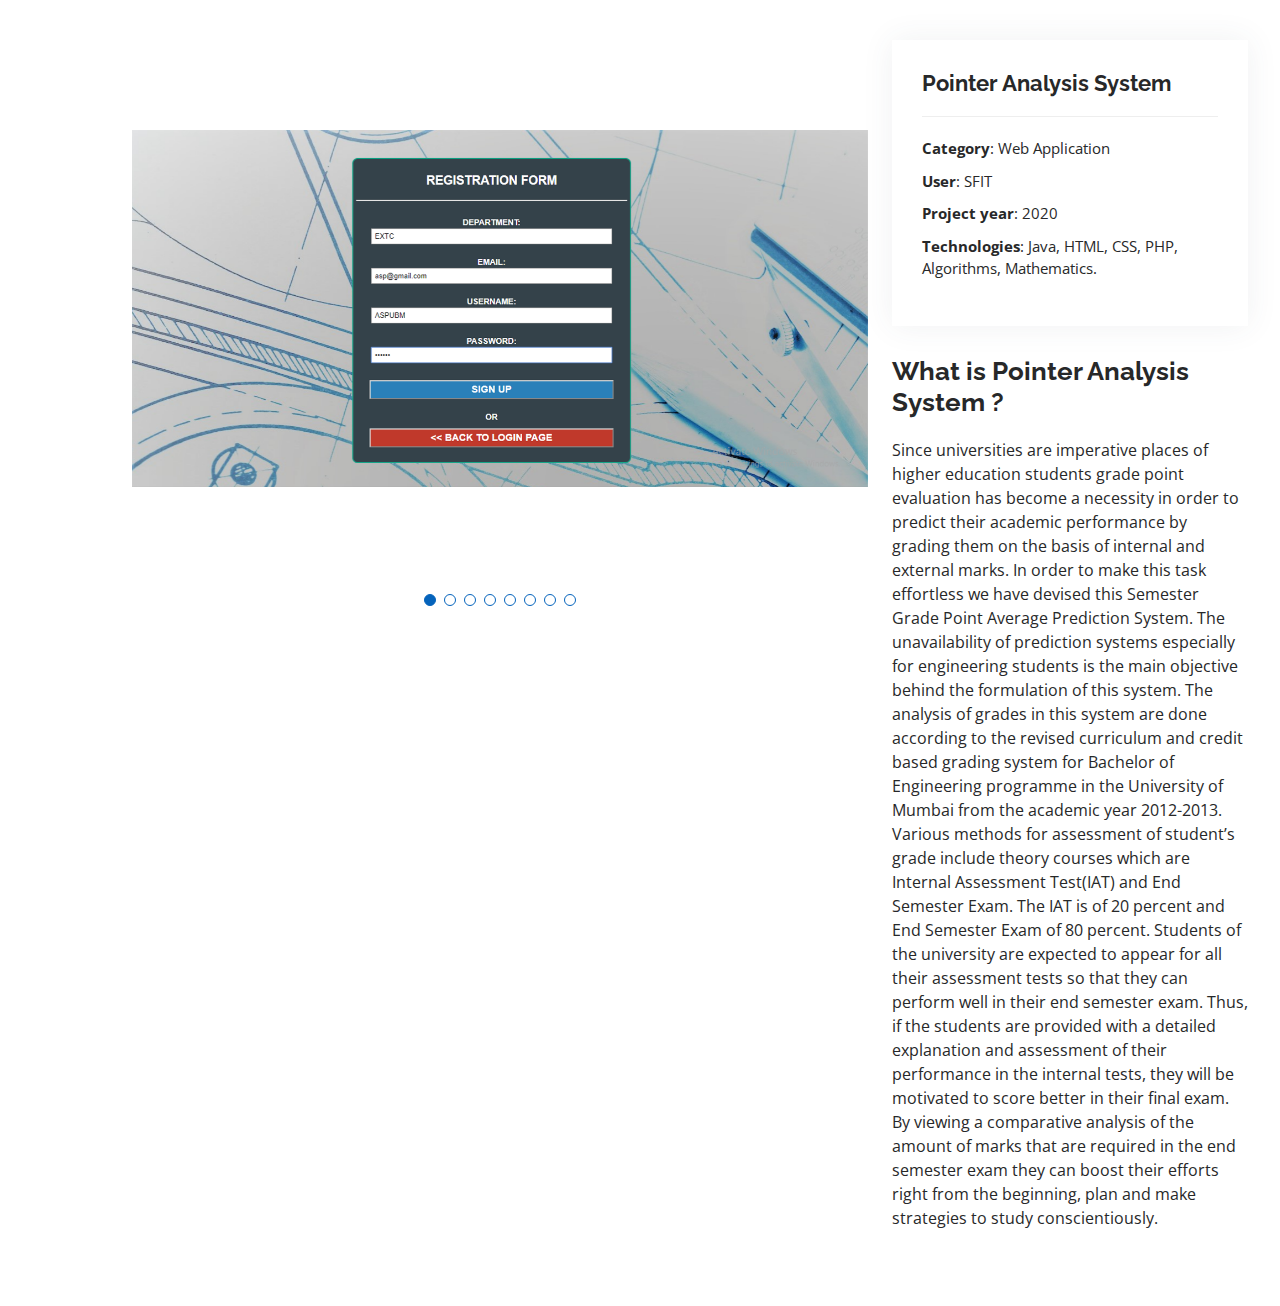
<file: portfolio-details-4.html>
<!DOCTYPE html>
<html lang="en">

<head>
    <meta charset="utf-8">
    <meta content="width=device-width, initial-scale=1.0" name="viewport">

    <title>Snake and Ladder Game</title>
    <meta content="" name="description">
    <meta content="" name="keywords">

    <!--  &lt;!&ndash; Favicons &ndash;&gt;-->
    <!--  <link href="assets/img/favicon.png" rel="icon">-->
    <!--  <link href="assets/img/apple-touch-icon.png" rel="apple-touch-icon">-->

    <!-- Google Fonts -->
    <link href="https://fonts.googleapis.com/css?family=Open+Sans:300,300i,400,400i,600,600i,700,700i|Raleway:300,300i,400,400i,500,500i,600,600i,700,700i|Poppins:300,300i,400,400i,500,500i,600,600i,700,700i"
          rel="stylesheet">

    <!-- Vendor CSS Files -->
    <link href="assets/vendor/aos/aos.css" rel="stylesheet">
    <link href="assets/vendor/bootstrap/css/bootstrap.min.css" rel="stylesheet">
    <link href="assets/vendor/bootstrap-icons/bootstrap-icons.css" rel="stylesheet">
    <link href="assets/vendor/boxicons/css/boxicons.min.css" rel="stylesheet">
    <link href="assets/vendor/glightbox/css/glightbox.min.css" rel="stylesheet">
    <link href="assets/vendor/swiper/swiper-bundle.min.css" rel="stylesheet">

    <!-- Template Main CSS File -->
    <link href="assets/css/style.css" rel="stylesheet">

</head>

<body>

<main id="main">

    <!-- ======= Portfolio Details Section ======= -->
    <section id="portfolio-details" class="portfolio-details">
        <div class="container">

            <div class="row gy-4">

                <div class="col-lg-8">
                    <div class="portfolio-details-slider swiper">
                        <div class="swiper-wrapper align-items-center">

                            <div class="swiper-slide">
                                <img src="assets/img/portfolio/PointerAnalysis/RegistrationForm.png" alt="">
                            </div>

                            <div class="swiper-slide">
                                <img src="assets/img/portfolio/PointerAnalysis/LoginForm.png" alt="">
                            </div>

                            <div class="swiper-slide">
                                <img src="assets/img/portfolio/PointerAnalysis/WelcomePage.png" alt="">
                            </div>

                            <div class="swiper-slide">
                                <img src="assets/img/portfolio/PointerAnalysis/selectPointer.png" alt="">
                            </div>

                            <div class="swiper-slide">
                                <img src="assets/img/portfolio/PointerAnalysis/Pointer10.png" alt="">
                            </div>

                            <div class="swiper-slide">
                                <img src="assets/img/portfolio/PointerAnalysis/Pointer4.png" alt="">
                            </div>

                            <div class="swiper-slide">
                                <img src="assets/img/portfolio/PointerAnalysis/Logic.png" alt="">
                            </div>

                            <div class="swiper-slide">
                                <img src="assets/img/portfolio/PointerAnalysis/DB.png" alt="">
                            </div>

                        </div>
                        <div class="swiper-pagination"></div>
                    </div>
                </div>

                <div class="col-lg-4">
                    <div class="portfolio-info">
                        <h3>Pointer Analysis System</h3>
                        <ul>
                            <li><strong>Category</strong>: Web Application</li>
                            <li><strong>User</strong>: SFIT</li>
                            <li><strong>Project year</strong>: 2020</li>
                            <li><strong>Technologies</strong>: Java, HTML, CSS, PHP, Algorithms, Mathematics.
                            </li>
                        </ul>
                    </div>
                    <div class="portfolio-description">
                        <h2>What is Pointer Analysis System ?</h2>
                        <p>
                            Since universities are imperative places of higher education students grade point evaluation
                            has become
                            a necessity in order to predict their academic performance by grading them on the basis of
                            internal and
                            external marks. In order to make this task effortless we have devised this Semester Grade
                            Point Average
                            Prediction System. The unavailability of prediction systems especially for engineering
                            students is the
                            main objective behind the formulation of this system. The analysis of grades in this system
                            are done
                            according to the revised curriculum and credit based grading system for Bachelor of
                            Engineering
                            programme in the University of Mumbai from the academic year 2012-2013. Various methods for
                            assessment of student’s grade include theory courses which are Internal Assessment Test(IAT)
                            and End
                            Semester Exam. The IAT is of 20 percent and End Semester Exam of 80 percent. Students of the
                            university are expected to appear for all their assessment tests so that they can perform
                            well in their
                            end semester exam. Thus, if the students are provided with a detailed explanation and
                            assessment of
                            their performance in the internal tests, they will be motivated to score better in their
                            final exam. By
                            viewing a comparative analysis of the amount of marks that are required in the end semester
                            exam they
                            can boost their efforts right from the beginning, plan and make strategies to study
                            conscientiously.<br>
                        </p>
                    </div>
                </div>
            </div>

        </div>
    </section><!-- End Portfolio Details Section -->

</main><!-- End #main -->

<div id="preloader"></div>
<a href="#" class="back-to-top d-flex align-items-center justify-content-center"><i
        class="bi bi-arrow-up-short"></i></a>

<!-- Vendor JS Files -->
<script src="assets/vendor/purecounter/purecounter_vanilla.js"></script>
<script src="assets/vendor/aos/aos.js"></script>
<script src="assets/vendor/bootstrap/js/bootstrap.bundle.min.js"></script>
<script src="assets/vendor/glightbox/js/glightbox.min.js"></script>
<script src="assets/vendor/isotope-layout/isotope.pkgd.min.js"></script>
<script src="assets/vendor/swiper/swiper-bundle.min.js"></script>
<script src="assets/vendor/typed.js/typed.min.js"></script>
<script src="assets/vendor/waypoints/noframework.waypoints.js"></script>
<script src="assets/vendor/php-email-form/validate.js"></script>

<!-- Template Main JS File -->
<script src="assets/js/main.js"></script>

</body>

</html>
</file>
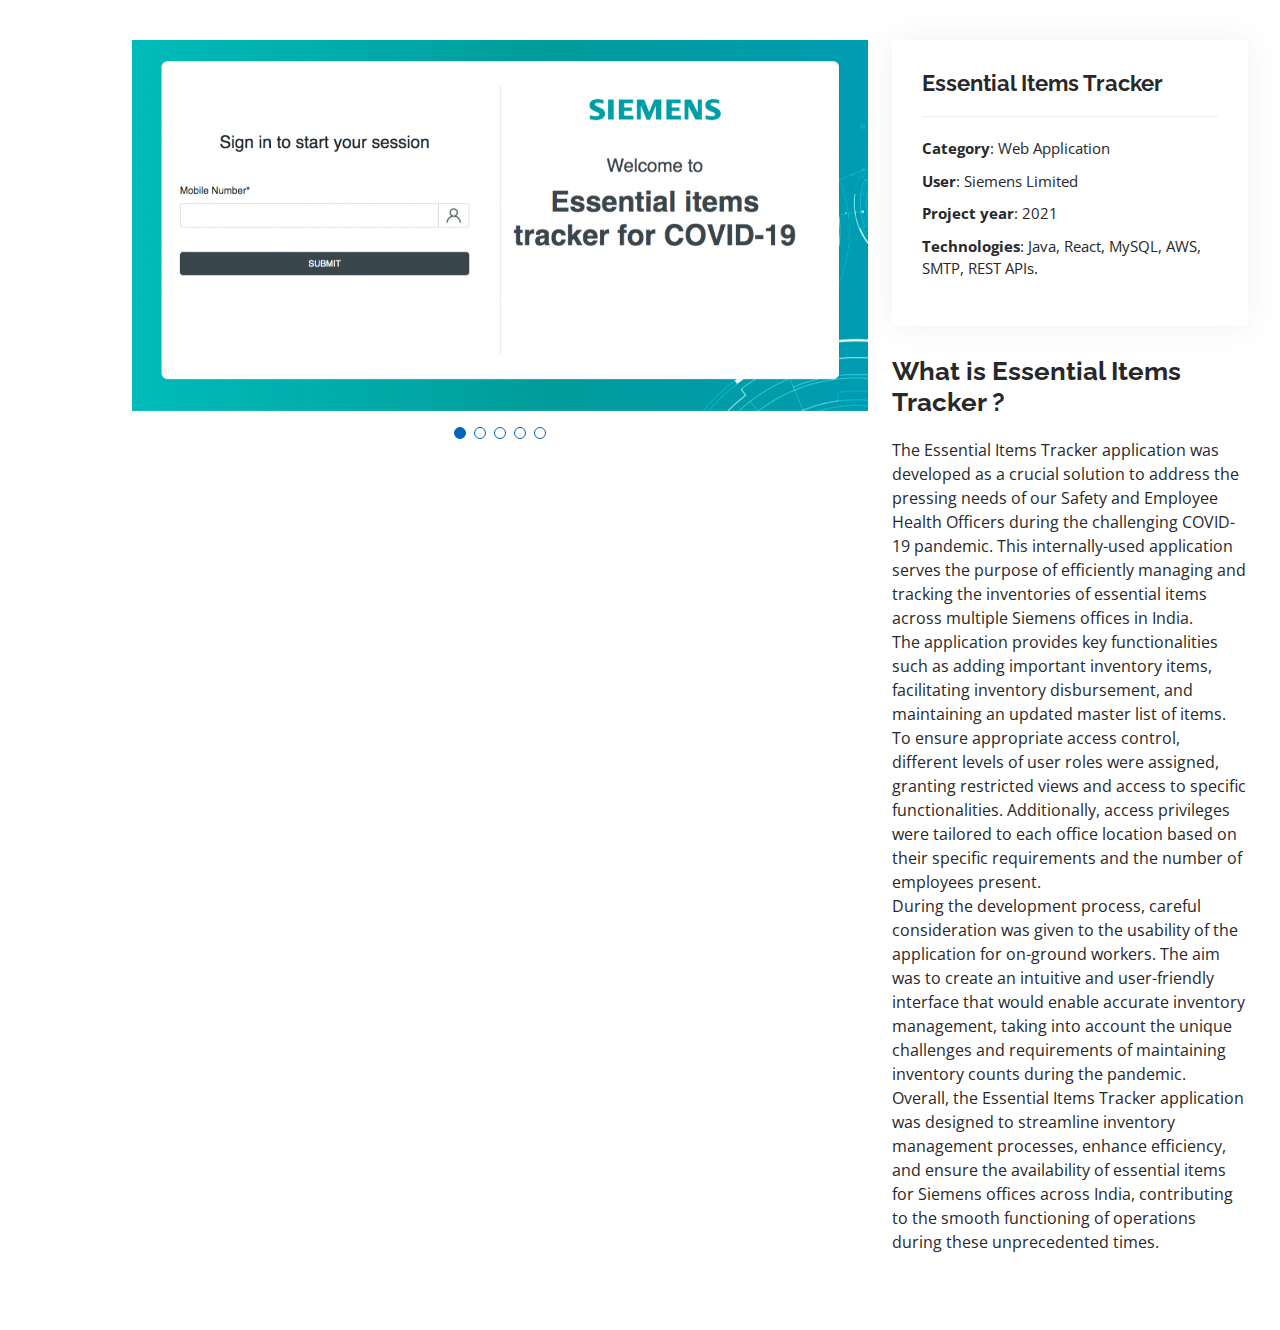
<file: portfolio-details-5.html>
<!DOCTYPE html>
<html lang="en">

<head>
    <meta charset="utf-8">
    <meta content="width=device-width, initial-scale=1.0" name="viewport">

    <title>Snake and Ladder Game</title>
    <meta content="" name="description">
    <meta content="" name="keywords">

    <!--  &lt;!&ndash; Favicons &ndash;&gt;-->
    <!--  <link href="assets/img/favicon.png" rel="icon">-->
    <!--  <link href="assets/img/apple-touch-icon.png" rel="apple-touch-icon">-->

    <!-- Google Fonts -->
    <link href="https://fonts.googleapis.com/css?family=Open+Sans:300,300i,400,400i,600,600i,700,700i|Raleway:300,300i,400,400i,500,500i,600,600i,700,700i|Poppins:300,300i,400,400i,500,500i,600,600i,700,700i"
          rel="stylesheet">

    <!-- Vendor CSS Files -->
    <link href="assets/vendor/aos/aos.css" rel="stylesheet">
    <link href="assets/vendor/bootstrap/css/bootstrap.min.css" rel="stylesheet">
    <link href="assets/vendor/bootstrap-icons/bootstrap-icons.css" rel="stylesheet">
    <link href="assets/vendor/boxicons/css/boxicons.min.css" rel="stylesheet">
    <link href="assets/vendor/glightbox/css/glightbox.min.css" rel="stylesheet">
    <link href="assets/vendor/swiper/swiper-bundle.min.css" rel="stylesheet">

    <!-- Template Main CSS File -->
    <link href="assets/css/style.css" rel="stylesheet">

</head>

<body>

<main id="main">

    <!-- ======= Portfolio Details Section ======= -->
    <section id="portfolio-details" class="portfolio-details">
        <div class="container">

            <div class="row gy-4">

                <div class="col-lg-8">
                    <div class="portfolio-details-slider swiper">
                        <div class="swiper-wrapper align-items-center">

                            <div class="swiper-slide">
                                <img src="assets/img/portfolio/eitc/login.png" alt="">
                            </div>

                            <div class="swiper-slide">
                                <img src="assets/img/portfolio/eitc/orderhistory.png" alt="">
                            </div>

                            <div class="swiper-slide">
                                <img src="assets/img/portfolio/eitc/issueInventory.png" alt="">
                            </div>

                            <div class="swiper-slide">
                                <img src="assets/img/portfolio/eitc/addInventory.png" alt="">
                            </div>

                            <div class="swiper-slide">
                                <img src="assets/img/portfolio/eitc/locationMonitor.png" alt="">
                            </div>
                        </div>
                        <div class="swiper-pagination"></div>
                    </div>
                </div>

                <div class="col-lg-4">
                    <div class="portfolio-info">
                        <h3>Essential Items Tracker</h3>
                        <ul>
                            <li><strong>Category</strong>: Web Application</li>
                            <li><strong>User</strong>: Siemens Limited</li>
                            <li><strong>Project year</strong>: 2021</li>
                            <li><strong>Technologies</strong>: Java, React, MySQL, AWS, SMTP, REST APIs.
                            </li>
                        </ul>
                    </div>
                    <div class="portfolio-description">
                        <h2>What is Essential Items Tracker ?</h2>
                        <p>
                            The Essential Items Tracker application was developed as a crucial solution to address the
                            pressing needs of our Safety and Employee Health Officers during the challenging COVID-19
                            pandemic. This internally-used application serves the purpose of efficiently managing and
                            tracking the inventories of essential items across multiple Siemens offices in India.<br>

                            The application provides key functionalities such as adding important inventory items,
                            facilitating inventory disbursement, and maintaining an updated master list of items. To
                            ensure appropriate access control, different levels of user roles were assigned, granting
                            restricted views and access to specific functionalities. Additionally, access privileges
                            were tailored to each office location based on their specific requirements and the number of
                            employees present.<br>

                            During the development process, careful consideration was given to the usability of the
                            application for on-ground workers. The aim was to create an intuitive and user-friendly
                            interface that would enable accurate inventory management, taking into account the unique
                            challenges and requirements of maintaining inventory counts during the pandemic.<br>

                            Overall, the Essential Items Tracker application was designed to streamline inventory
                            management processes, enhance efficiency, and ensure the availability of essential items for
                            Siemens offices across India, contributing to the smooth functioning of operations during
                            these unprecedented times.<br>
                        </p>
                    </div>
                </div>
            </div>

        </div>
    </section><!-- End Portfolio Details Section -->

</main><!-- End #main -->

<div id="preloader"></div>
<a href="#" class="back-to-top d-flex align-items-center justify-content-center"><i
        class="bi bi-arrow-up-short"></i></a>

<!-- Vendor JS Files -->
<script src="assets/vendor/purecounter/purecounter_vanilla.js"></script>
<script src="assets/vendor/aos/aos.js"></script>
<script src="assets/vendor/bootstrap/js/bootstrap.bundle.min.js"></script>
<script src="assets/vendor/glightbox/js/glightbox.min.js"></script>
<script src="assets/vendor/isotope-layout/isotope.pkgd.min.js"></script>
<script src="assets/vendor/swiper/swiper-bundle.min.js"></script>
<script src="assets/vendor/typed.js/typed.min.js"></script>
<script src="assets/vendor/waypoints/noframework.waypoints.js"></script>
<script src="assets/vendor/php-email-form/validate.js"></script>

<!-- Template Main JS File -->
<script src="assets/js/main.js"></script>

</body>

</html>
</file>
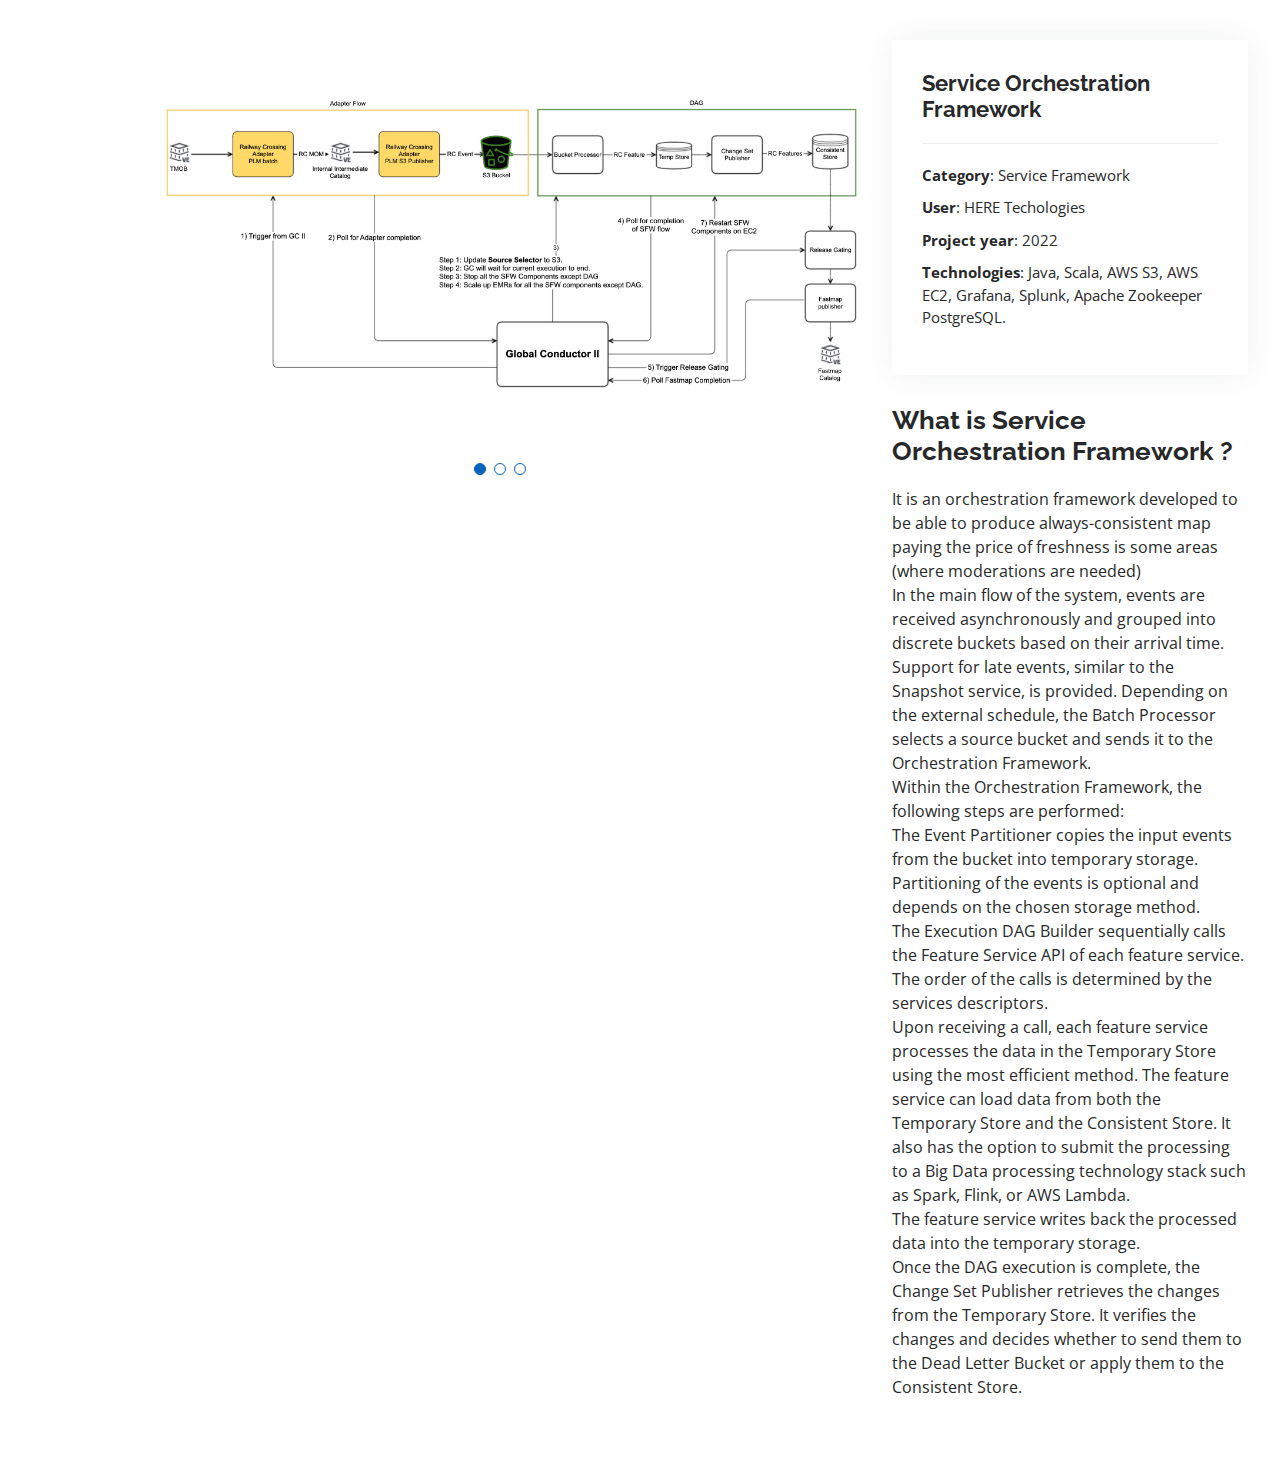
<file: portfolio-details-6.html>
<!DOCTYPE html>
<html lang="en">

<head>
    <meta charset="utf-8">
    <meta content="width=device-width, initial-scale=1.0" name="viewport">

    <title>Service Orchestration Framework</title>
    <meta content="" name="description">
    <meta content="" name="keywords">

    <!--  &lt;!&ndash; Favicons &ndash;&gt;-->
    <!--  <link href="assets/img/favicon.png" rel="icon">-->
    <!--  <link href="assets/img/apple-touch-icon.png" rel="apple-touch-icon">-->

    <!-- Google Fonts -->
    <link href="https://fonts.googleapis.com/css?family=Open+Sans:300,300i,400,400i,600,600i,700,700i|Raleway:300,300i,400,400i,500,500i,600,600i,700,700i|Poppins:300,300i,400,400i,500,500i,600,600i,700,700i"
          rel="stylesheet">

    <!-- Vendor CSS Files -->
    <link href="assets/vendor/aos/aos.css" rel="stylesheet">
    <link href="assets/vendor/bootstrap/css/bootstrap.min.css" rel="stylesheet">
    <link href="assets/vendor/bootstrap-icons/bootstrap-icons.css" rel="stylesheet">
    <link href="assets/vendor/boxicons/css/boxicons.min.css" rel="stylesheet">
    <link href="assets/vendor/glightbox/css/glightbox.min.css" rel="stylesheet">
    <link href="assets/vendor/swiper/swiper-bundle.min.css" rel="stylesheet">

    <!-- Template Main CSS File -->
    <link href="assets/css/style.css" rel="stylesheet">

</head>

<body>

<main id="main">

    <!-- ======= Portfolio Details Section ======= -->
    <section id="portfolio-details" class="portfolio-details">
        <div class="container">

            <div class="row gy-4">

                <div class="col-lg-8">
                    <div class="portfolio-details-slider swiper">
                        <div class="swiper-wrapper align-items-center">

                            <div class="swiper-slide">
                                <img src="assets/img/portfolio/Sfw/sfw.png" alt="">
                            </div>

                            <div class="swiper-slide">
                                <img src="assets/img/portfolio/Sfw/gcFlow.png" alt="">
                            </div>

                            <div class="swiper-slide">
                                <img src="assets/img/portfolio/Sfw/sfwe2e.png" alt="">
                            </div>

                        </div>
                        <div class="swiper-pagination"></div>
                    </div>
                </div>

                <div class="col-lg-4">
                    <div class="portfolio-info">
                        <h3>Service Orchestration Framework</h3>
                        <ul>
                            <li><strong>Category</strong>: Service Framework</li>
                            <li><strong>User</strong>: HERE Techologies</li>
                            <li><strong>Project year</strong>: 2022</li>
                            <li><strong>Technologies</strong>: Java, Scala, AWS S3, AWS EC2, Grafana, Splunk, Apache
                                Zookeeper
                                PostgreSQL.
                            </li>
                        </ul>
                    </div>
                    <div class="portfolio-description">
                        <h2>What is Service Orchestration Framework ?</h2>
                        <p>It is an orchestration framework developed to be able to produce always-consistent map paying
                            the price of freshness is some areas (where moderations are needed)<br>
                            In the main flow of the system, events are received asynchronously and grouped into discrete
                            buckets based on their arrival time. Support for late events, similar to the Snapshot
                            service, is provided. Depending on the external schedule, the Batch Processor selects a
                            source bucket and sends it to the Orchestration Framework.<br>

                            Within the Orchestration Framework, the following steps are performed:<br>

                            The Event Partitioner copies the input events from the bucket into temporary storage.
                            Partitioning of the events is optional and depends on the chosen storage method.<br>

                            The Execution DAG Builder sequentially calls the Feature Service API of each feature
                            service. The order of the calls is determined by the services descriptors.<br>

                            Upon receiving a call, each feature service processes the data in the Temporary Store using
                            the most efficient method. The feature service can load data from both the Temporary Store
                            and the Consistent Store. It also has the option to submit the processing to a Big Data
                            processing technology stack such as Spark, Flink, or AWS Lambda.<br>

                            The feature service writes back the processed data into the temporary storage.<br>

                            Once the DAG execution is complete, the Change Set Publisher retrieves the changes from the
                            Temporary Store. It verifies the changes and decides whether to send them to the Dead Letter
                            Bucket or apply them to the Consistent Store.<br>
                        </p>
                    </div>
                </div>
            </div>

        </div>
    </section><!-- End Portfolio Details Section -->

</main><!-- End #main -->

<div id="preloader"></div>
<a href="#" class="back-to-top d-flex align-items-center justify-content-center"><i
        class="bi bi-arrow-up-short"></i></a>

<!-- Vendor JS Files -->
<script src="assets/vendor/purecounter/purecounter_vanilla.js"></script>
<script src="assets/vendor/aos/aos.js"></script>
<script src="assets/vendor/bootstrap/js/bootstrap.bundle.min.js"></script>
<script src="assets/vendor/glightbox/js/glightbox.min.js"></script>
<script src="assets/vendor/isotope-layout/isotope.pkgd.min.js"></script>
<script src="assets/vendor/swiper/swiper-bundle.min.js"></script>
<script src="assets/vendor/typed.js/typed.min.js"></script>
<script src="assets/vendor/waypoints/noframework.waypoints.js"></script>
<script src="assets/vendor/php-email-form/validate.js"></script>

<!-- Template Main JS File -->
<script src="assets/js/main.js"></script>

</body>

</html>
</file>
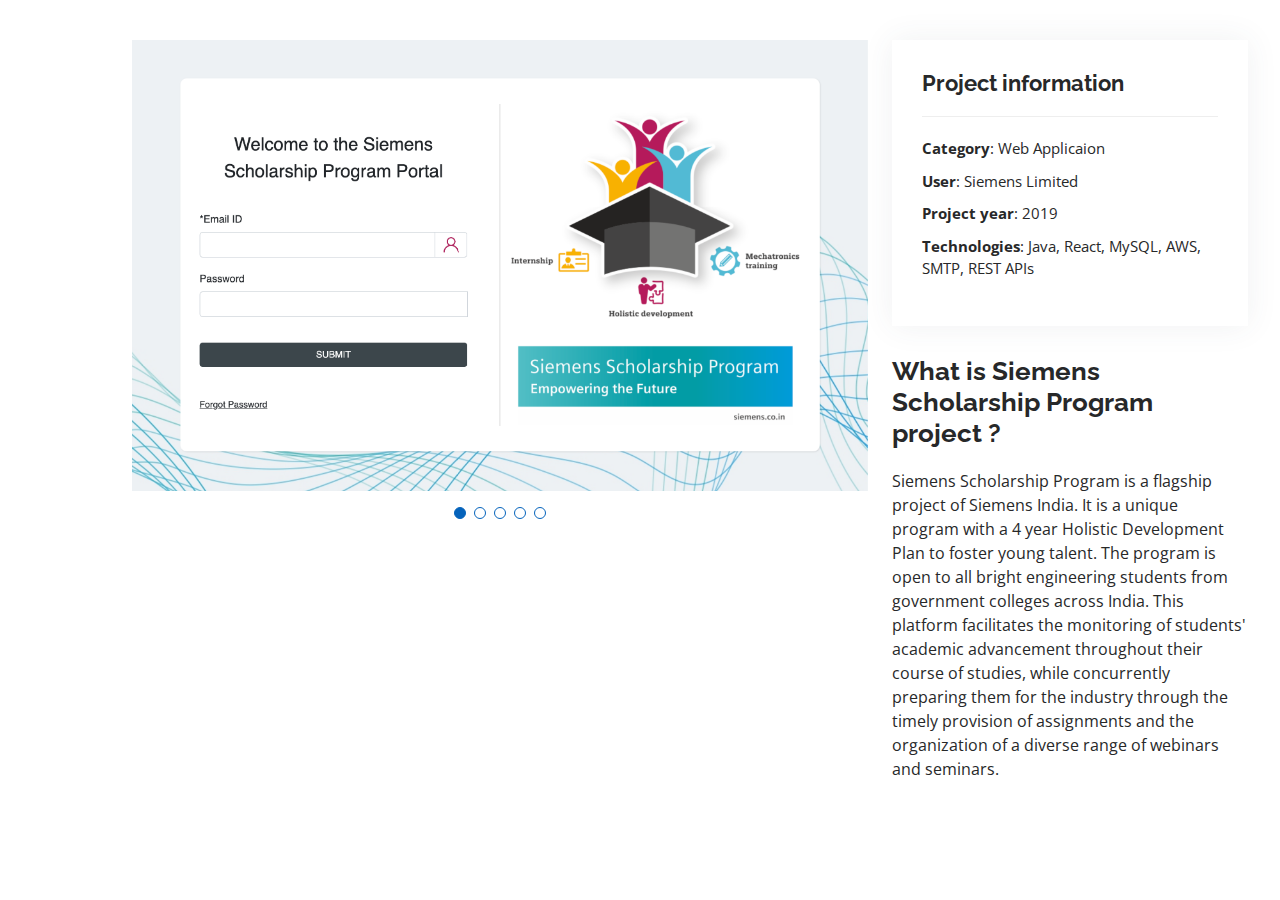
<file: portfolio-details.html>
<!DOCTYPE html>
<html lang="en">

<head>
  <meta charset="utf-8">
  <meta content="width=device-width, initial-scale=1.0" name="viewport">

  <title>Portfolio Details - Personal Bootstrap Template</title>
  <meta content="" name="description">
  <meta content="" name="keywords">

  <!-- Favicons -->
  <link href="assets/img/favicon.png" rel="icon">
  <link href="assets/img/apple-touch-icon.png" rel="apple-touch-icon">

  <!-- Google Fonts -->
  <link href="https://fonts.googleapis.com/css?family=Open+Sans:300,300i,400,400i,600,600i,700,700i|Raleway:300,300i,400,400i,500,500i,600,600i,700,700i|Poppins:300,300i,400,400i,500,500i,600,600i,700,700i" rel="stylesheet">

  <!-- Vendor CSS Files -->
  <link href="assets/vendor/aos/aos.css" rel="stylesheet">
  <link href="assets/vendor/bootstrap/css/bootstrap.min.css" rel="stylesheet">
  <link href="assets/vendor/bootstrap-icons/bootstrap-icons.css" rel="stylesheet">
  <link href="assets/vendor/boxicons/css/boxicons.min.css" rel="stylesheet">
  <link href="assets/vendor/glightbox/css/glightbox.min.css" rel="stylesheet">
  <link href="assets/vendor/swiper/swiper-bundle.min.css" rel="stylesheet">

  <!-- Template Main CSS File -->
  <link href="assets/css/style.css" rel="stylesheet">

</head>

<body>

  <main id="main">

    <!-- ======= Portfolio Details Section ======= -->
    <section id="portfolio-details" class="portfolio-details">
      <div class="container">

        <div class="row gy-4">

          <div class="col-lg-8">
            <div class="portfolio-details-slider swiper">
              <div class="swiper-wrapper align-items-center">

                            <div class="swiper-slide">
                                <img src="assets/img/portfolio/SSP/SSPLogin.png" alt="">
                            </div>

                            <div class="swiper-slide">
                                <img src="assets/img/portfolio/SSP/SSPmainPage.png" alt="">
                            </div>

                            <div class="swiper-slide">
                                <img src="assets/img/portfolio/SSP/SSPstudents.png" alt="">
                            </div>

                            <div class="swiper-slide">
                                <img src="assets/img/portfolio/SSP/SSPhub.png" alt="">
                            </div>

                            <div class="swiper-slide">
                                <img src="assets/img/portfolio/SSP/SSPresults.png" alt="">
                            </div>

              </div>
              <div class="swiper-pagination"></div>
            </div>
          </div>

                <div class="col-lg-4">
                    <div class="portfolio-info">
                        <h3>Project information</h3>
                        <ul>
                            <li><strong>Category</strong>: Web Applicaion</li>
                            <li><strong>User</strong>: Siemens Limited</li>
                            <li><strong>Project year</strong>: 2019</li>
                            <li><strong>Technologies</strong>: Java, React, MySQL, AWS, SMTP, REST APIs</li>
                        </ul>
                    </div>
                    <div class="portfolio-description">
                        <h2>What is Siemens Scholarship Program project ?</h2>
                        <p>
                            Siemens Scholarship Program is a flagship project of
                            Siemens India. It is a unique program with a 4 year Holistic Development Plan
                            to foster young talent. The program is open to all bright engineering students from
                            government colleges across India. This platform facilitates the monitoring of students'
                            academic advancement throughout their course of studies, while concurrently preparing them
                            for the industry through the timely provision of assignments and the organization of a
                            diverse range of webinars and seminars.<br>
                        </p>
                    </div>
                </div>

        </div>

      </div>
    </section><!-- End Portfolio Details Section -->

  </main><!-- End #main -->

  <div id="preloader"></div>
  <a href="#" class="back-to-top d-flex align-items-center justify-content-center"><i class="bi bi-arrow-up-short"></i></a>

  <!-- Vendor JS Files -->
  <script src="assets/vendor/purecounter/purecounter_vanilla.js"></script>
  <script src="assets/vendor/aos/aos.js"></script>
  <script src="assets/vendor/bootstrap/js/bootstrap.bundle.min.js"></script>
  <script src="assets/vendor/glightbox/js/glightbox.min.js"></script>
  <script src="assets/vendor/isotope-layout/isotope.pkgd.min.js"></script>
  <script src="assets/vendor/swiper/swiper-bundle.min.js"></script>
  <script src="assets/vendor/typed.js/typed.min.js"></script>
  <script src="assets/vendor/waypoints/noframework.waypoints.js"></script>
  <script src="assets/vendor/php-email-form/validate.js"></script>

  <!-- Template Main JS File -->
  <script src="assets/js/main.js"></script>

</body>

</html>
</file>
<file: assets/css/style.css>
/**
* Template Name: MyResume
* Updated: Mar 10 2023 with Bootstrap v5.2.3
* Template URL: https://bootstrapmade.com/free-html-bootstrap-template-my-resume/
* Author: BootstrapMade.com
* License: https://bootstrapmade.com/license/
*/

/*--------------------------------------------------------------
# General
--------------------------------------------------------------*/
body {
  font-family: "Open Sans", sans-serif;
  color: #272829;
}

a {
  color: #0563bb;
  text-decoration: none;
}

a:hover {
  color: #067ded;
  text-decoration: none;
}

h1,
h2,
h3,
h4,
h5,
h6 {
  font-family: "Raleway", sans-serif;
}

/*--------------------------------------------------------------
# Back to top button
--------------------------------------------------------------*/
.back-to-top {
  position: fixed;
  visibility: hidden;
  opacity: 0;
  right: 15px;
  bottom: 15px;
  z-index: 996;
  background: #0563bb;
  width: 40px;
  height: 40px;
  border-radius: 50px;
  transition: all 0.4s;
}

.back-to-top i {
  font-size: 28px;
  color: #fff;
  line-height: 0;
}

.back-to-top:hover {
  background: #0678e3;
  color: #fff;
}

.back-to-top.active {
  visibility: visible;
  opacity: 1;
}

/*--------------------------------------------------------------
# Preloader
--------------------------------------------------------------*/
#preloader {
  position: fixed;
  top: 0;
  left: 0;
  right: 0;
  bottom: 0;
  z-index: 9999;
  overflow: hidden;
  background: #fff;
}

#preloader:before {
  content: "";
  position: fixed;
  top: calc(50% - 30px);
  left: calc(50% - 30px);
  border: 6px solid #0563bb;
  border-top-color: #fff;
  border-bottom-color: #fff;
  border-radius: 50%;
  width: 60px;
  height: 60px;
  animation: animate-preloader 1s linear infinite;
}

@keyframes animate-preloader {
  0% {
    transform: rotate(0deg);
  }

  100% {
    transform: rotate(360deg);
  }
}

/*--------------------------------------------------------------
# Disable aos animation delay on mobile devices
--------------------------------------------------------------*/
@media screen and (max-width: 768px) {
  [data-aos-delay] {
    transition-delay: 0 !important;
  }
}

/*--------------------------------------------------------------
# Header
--------------------------------------------------------------*/
#header {
  position: fixed;
  top: 0;
  left: 0;
  bottom: 0;
  z-index: 9997;
  transition: all 0.5s;
  padding: 15px;
  overflow-y: auto;
}

@media (max-width: 991px) {
  #header {
    width: 300px;
    background: #fff;
    border-right: 1px solid #e6e9ec;
    left: -300px;
  }
}

@media (min-width: 991px) {
  #main {
    margin-left: 100px;
  }
}

/*--------------------------------------------------------------
# Navigation Menu
--------------------------------------------------------------*/
/**
* Desktop Navigation 
*/
.nav-menu {
  padding: 0;
  display: block;
}

.nav-menu * {
  margin: 0;
  padding: 0;
  list-style: none;
}

.nav-menu>ul>li {
  position: relative;
  white-space: nowrap;
}

.nav-menu a,
.nav-menu a:focus {
  display: flex;
  align-items: center;
  color: #45505b;
  padding: 10px 18px;
  margin-bottom: 8px;
  transition: 0.3s;
  font-size: 15px;
  border-radius: 50px;
  background: #f2f3f5;
  height: 56px;
  width: 100%;
  overflow: hidden;
  transition: 0.3s;
}

.nav-menu a i,
.nav-menu a:focus i {
  font-size: 20px;
}

.nav-menu a span,
.nav-menu a:focus span {
  padding: 0 5px 0 7px;
  color: #45505b;
}

@media (min-width: 992px) {

  .nav-menu a,
  .nav-menu a:focus {
    width: 56px;
  }

  .nav-menu a span,
  .nav-menu a:focus span {
    display: none;
    color: #fff;
  }
}

.nav-menu a:hover,
.nav-menu .active,
.nav-menu .active:focus,
.nav-menu li:hover>a {
  color: #fff;
  background: #0563bb;
}

.nav-menu a:hover span,
.nav-menu .active span,
.nav-menu .active:focus span,
.nav-menu li:hover>a span {
  color: #fff;
}

.nav-menu a:hover,
.nav-menu li:hover>a {
  width: 100%;
  color: #fff;
}

.nav-menu a:hover span,
.nav-menu li:hover>a span {
  display: block;
}

/**
* Mobile Navigation 
*/
.mobile-nav-toggle {
  position: fixed;
  right: 10px;
  top: 10px;
  z-index: 9998;
  border: 0;
  background: none;
  font-size: 28px;
  transition: all 0.4s;
  outline: none !important;
  line-height: 0;
  cursor: pointer;
  border-radius: 50px;
  padding: 5px;
}

.mobile-nav-toggle i {
  color: #45505b;
}

.mobile-nav-active {
  overflow: hidden;
}

.mobile-nav-active #header {
  left: 0;
}

.mobile-nav-active .mobile-nav-toggle {
  color: #fff;
  background-color: #0563bb;
}

/*--------------------------------------------------------------
# Hero Section
--------------------------------------------------------------*/
#hero {
  width: 100%;
  height: 100vh;
  background: url("../img/mainbg.jpg") top right no-repeat;
  background-size: cover;
  position: relative;
}

@media (min-width: 992px) {
  #hero {
    padding-left: 160px;
  }
}

#hero:before {
  content: "";
  background: rgba(255, 255, 255, 0.8);
  position: absolute;
  bottom: 0;
  top: 0;
  left: 0;
  right: 0;
}

#hero h1 {
  margin: 0;
  font-size: 64px;
  font-weight: 700;
  line-height: 56px;
  color: #45505b;
}

#hero p {
  color: #45505b;
  margin: 15px 0 0 0;
  font-size: 26px;
  font-family: "Poppins", sans-serif;
}

#hero p span {
  color: #0563bb;
  letter-spacing: 1px;
}

#hero .social-links {
  margin-top: 30px;
}

#hero .social-links a {
  font-size: 24px;
  display: inline-block;
  color: #45505b;
  line-height: 1;
  margin-right: 20px;
  transition: 0.3s;
}

#hero .social-links a:hover {
  color: #0563bb;
}

@media (max-width: 992px) {
  #hero {
    text-align: center;
  }

  #hero h1 {
    font-size: 32px;
    line-height: 36px;
  }

  #hero p {
    margin-top: 10px;
    font-size: 20px;
    line-height: 24px;
  }
}

/*--------------------------------------------------------------
# Sections General
--------------------------------------------------------------*/
section {
  padding: 60px 0;
  overflow: hidden;
}

.section-title {
  text-align: center;
  padding-bottom: 30px;
}

.section-title h2 {
  font-size: 32px;
  font-weight: bold;
  text-transform: uppercase;
  margin-bottom: 20px;
  padding-bottom: 20px;
  position: relative;
  color: #45505b;
}

.section-title h2::before {
  content: "";
  position: absolute;
  display: block;
  width: 120px;
  height: 1px;
  background: #ddd;
  bottom: 1px;
  left: calc(50% - 60px);
}

.section-title h2::after {
  content: "";
  position: absolute;
  display: block;
  width: 40px;
  height: 3px;
  background: #0563bb;
  bottom: 0;
  left: calc(50% - 20px);
}

.section-title p {
  margin-bottom: 0;
}

/*--------------------------------------------------------------
# About
--------------------------------------------------------------*/
.about .content h3 {
  font-weight: 700;
  font-size: 26px;
  color: #728394;
}

.about .content ul {
  list-style: none;
  padding: 0;
}

.about .content ul li {
  margin-bottom: 20px;
  display: flex;
  align-items: center;
}

.about .content ul strong {
  margin-right: 10px;
}

.about .content ul i {
  font-size: 16px;
  margin-right: 5px;
  color: #0563bb;
  line-height: 0;
}

.about .content p:last-child {
  margin-bottom: 0;
}

/*--------------------------------------------------------------
# Facts
--------------------------------------------------------------*/
.facts .count-box {
  padding: 30px 30px 25px 30px;
  margin-top: 30px;
  width: 100%;
  position: relative;
  text-align: center;
  background: #fff;
}

.facts .count-box i {
  position: absolute;
  top: -25px;
  left: 50%;
  transform: translateX(-50%);
  font-size: 24px;
  background: #0563bb;
  color: #fff;
  border-radius: 50px;
  display: inline-flex;
  align-items: center;
  justify-content: center;
  width: 48px;
  height: 48px;
}

.facts .count-box span {
  font-size: 36px;
  display: block;
  font-weight: 600;
  color: #011426;
}

.facts .count-box p {
  padding: 0;
  margin: 0;
  font-family: "Raleway", sans-serif;
  font-size: 14px;
}

/*--------------------------------------------------------------
# Skills
--------------------------------------------------------------*/
.vibrant-section {
    background-color: #f7f7f7;
    padding: 20px;
    border: 2px solid #0563bb; /* Blue color border */
    border-radius: 10px;
    box-shadow: 0px 0px 10px rgba(0, 0, 0, 0.1);
    color: #333;
}

.vibrant-section ul {
    list-style: none;
    padding: 0;
}

.vibrant-section ul li {
    margin-bottom: 10px;
}

.skills .progress {
  height: 60px;
  display: block;
  background: none;
  border-radius: 0;
}

.skills .progress .skill {
  padding: 10px 0;
  margin: 0;
  text-transform: uppercase;
  display: block;
  font-weight: 600;
  font-family: "Poppins", sans-serif;
  color: #45505b;
}

.skills .progress .skill .val {
  float: right;
  font-style: normal;
}

.skills .progress-bar-wrap {
  background: #f2f3f5;
}

.skills .progress-bar {
  width: 1px;
  height: 10px;
  transition: 0.9s;
  background-color: #0563bb;
}

/*--------------------------------------------------------------
# Resume
--------------------------------------------------------------*/
.download-button {
  text-align: center;
  margin-bottom: 10px;
}

.btn-download {
  display: inline-block;
  padding: 10px 20px;
  background-color: #007bff; /* Blue color */
  color: white;
  text-decoration: none;
  border-radius: 10px;
  font-weight: bold;
}

.btn-download:hover {
  background-color: #0056b3; /* Darker blue on hover */
}


.resume .resume-title {
  font-size: 26px;
  font-weight: 700;
  margin-top: 20px;
  margin-bottom: 20px;
  color: #45505b;
}

.resume .resume-item {
  padding: 0 0 20px 20px;
  margin-top: -2px;
  border-left: 2px solid #0563bb;
  position: relative;
}

.resume .resume-item h4 {
  line-height: 18px;
  font-size: 18px;
  font-weight: 600;
  text-transform: uppercase;
  font-family: "Poppins", sans-serif;
  color: #0563bb;
  margin-bottom: 10px;
}

.resume .resume-item h5 {
  font-size: 16px;
  background: #f7f8f9;
  padding: 5px 15px;
  display: inline-block;
  font-weight: 600;
  margin-bottom: 10px;
}

.resume .resume-item ul {
  padding-left: 20px;
}

.resume .resume-item ul li {
  padding-bottom: 10px;
}

.resume .resume-item:last-child {
  padding-bottom: 0;
}

.resume .resume-item::before {
  content: "";
  position: absolute;
  width: 16px;
  height: 16px;
  border-radius: 50px;
  left: -9px;
  top: 0;
  background: #fff;
  border: 2px solid #0563bb;
}

/*--------------------------------------------------------------
# Portfolio
--------------------------------------------------------------*/
.portfolio .portfolio-item {
  margin-bottom: 30px;
}

.portfolio #portfolio-flters {
  padding: 0;
  margin: 0 auto 25px auto;
  list-style: none;
  text-align: center;
  background: #fff;
  border-radius: 50px;
  padding: 2px 15px;
}

.portfolio #portfolio-flters li {
  cursor: pointer;
  display: inline-block;
  padding: 10px 15px;
  font-size: 14px;
  font-weight: 600;
  line-height: 1;
  text-transform: uppercase;
  color: #272829;
  margin-bottom: 5px;
  transition: all 0.3s ease-in-out;
}

.portfolio #portfolio-flters li:hover,
.portfolio #portfolio-flters li.filter-active {
  color: #0563bb;
}

.portfolio #portfolio-flters li:last-child {
  margin-right: 0;
}

.portfolio .portfolio-wrap {
  transition: 0.3s;
  position: relative;
  overflow: hidden;
  z-index: 1;
  background: rgba(69, 80, 91, 0.8);
}

.portfolio .portfolio-wrap::before {
  content: "";
  background: rgba(255, 255, 255, 0.7);
  position: absolute;
  left: 30px;
  right: 30px;
  top: 30px;
  bottom: 30px;
  transition: all ease-in-out 0.3s;
  z-index: 2;
  opacity: 0;
}

.portfolio .portfolio-wrap .portfolio-info {
  opacity: 0;
  position: absolute;
  top: 0;
  left: 0;
  right: 0;
  bottom: 0;
  text-align: center;
  z-index: 3;
  transition: all ease-in-out 0.3s;
  display: flex;
  flex-direction: column;
  justify-content: center;
  align-items: center;
}

.portfolio .portfolio-wrap .portfolio-info::before {
  display: block;
  content: "";
  width: 48px;
  height: 48px;
  position: absolute;
  top: 35px;
  left: 35px;
  border-top: 3px solid #d7dce1;
  border-left: 3px solid #d7dce1;
  transition: all 0.5s ease 0s;
  z-index: 9994;
}

.portfolio .portfolio-wrap .portfolio-info::after {
  display: block;
  content: "";
  width: 48px;
  height: 48px;
  position: absolute;
  bottom: 35px;
  right: 35px;
  border-bottom: 3px solid #d7dce1;
  border-right: 3px solid #d7dce1;
  transition: all 0.5s ease 0s;
  z-index: 9994;
}

.portfolio .portfolio-wrap .portfolio-info h4 {
  font-size: 20px;
  color: #45505b;
  font-weight: 600;
}

.portfolio .portfolio-wrap .portfolio-info p {
  color: #45505b;
  font-size: 14px;
  text-transform: uppercase;
  padding: 0;
  margin: 0;
}

.portfolio .portfolio-wrap .portfolio-links {
  text-align: center;
  z-index: 4;
}

.portfolio .portfolio-wrap .portfolio-links a {
  color: #45505b;
  margin: 0 2px;
  font-size: 28px;
  display: inline-block;
  transition: 0.3s;
}

.portfolio .portfolio-wrap .portfolio-links a:hover {
  color: #148af9;
}

.portfolio .portfolio-wrap:hover::before {
  top: 0;
  left: 0;
  right: 0;
  bottom: 0;
  opacity: 1;
}

.portfolio .portfolio-wrap:hover .portfolio-info {
  opacity: 1;
}

.portfolio .portfolio-wrap:hover .portfolio-info::before {
  top: 15px;
  left: 15px;
}

.portfolio .portfolio-wrap:hover .portfolio-info::after {
  bottom: 15px;
  right: 15px;
}

/*--------------------------------------------------------------
# Portfolio Details
--------------------------------------------------------------*/
.portfolio-details {
  padding-top: 40px;
}

.portfolio-details .portfolio-details-slider img {
  width: 100%;
}

.portfolio-details .portfolio-details-slider .swiper-pagination {
  margin-top: 20px;
  position: relative;
}

.portfolio-details .portfolio-details-slider .swiper-pagination .swiper-pagination-bullet {
  width: 12px;
  height: 12px;
  background-color: #fff;
  opacity: 1;
  border: 1px solid #0563bb;
}

.portfolio-details .portfolio-details-slider .swiper-pagination .swiper-pagination-bullet-active {
  background-color: #0563bb;
}

.portfolio-details .portfolio-info {
  padding: 30px;
  box-shadow: 0px 0 30px rgba(69, 80, 91, 0.08);
}

.portfolio-details .portfolio-info h3 {
  font-size: 22px;
  font-weight: 700;
  margin-bottom: 20px;
  padding-bottom: 20px;
  border-bottom: 1px solid #eee;
}

.portfolio-details .portfolio-info ul {
  list-style: none;
  padding: 0;
  font-size: 15px;
}

.portfolio-details .portfolio-info ul li+li {
  margin-top: 10px;
}

.portfolio-details .portfolio-description {
  padding-top: 30px;
}

.portfolio-details .portfolio-description h2 {
  font-size: 26px;
  font-weight: 700;
  margin-bottom: 20px;
}

.portfolio-details .portfolio-description p {
  padding: 0;
}

/*--------------------------------------------------------------
# Services
--------------------------------------------------------------*/
.services .icon-box {
  text-align: center;
  padding: 70px 20px 80px 20px;
  transition: all ease-in-out 0.3s;
  background: #fff;
  box-shadow: 0px 5px 90px 0px rgba(110, 123, 131, 0.05);
}

.services .icon-box .icon {
  margin: 0 auto;
  width: 100px;
  height: 100px;
  display: flex;
  align-items: center;
  justify-content: center;
  transition: ease-in-out 0.3s;
  position: relative;
}

.services .icon-box .icon i {
  font-size: 36px;
  transition: 0.5s;
  position: relative;
}

.services .icon-box .icon svg {
  position: absolute;
  top: 0;
  left: 0;
}

.services .icon-box .icon svg path {
  transition: 0.5s;
  fill: #f5f5f5;
}

.services .icon-box h4 {
  font-weight: 600;
  margin: 10px 0 15px 0;
  font-size: 22px;
}

.services .icon-box h4 a {
  color: #45505b;
  transition: ease-in-out 0.3s;
}

.services .icon-box p {
  line-height: 24px;
  font-size: 14px;
  margin-bottom: 0;
}

.services .icon-box:hover {
  border-color: #fff;
  box-shadow: 0px 0 35px 0 rgba(0, 0, 0, 0.08);
}

.services .iconbox-blue i {
  color: #47aeff;
}

.services .iconbox-blue:hover .icon i {
  color: #fff;
}

.services .iconbox-blue:hover .icon path {
  fill: #47aeff;
}

.services .iconbox-orange i {
  color: #ffa76e;
}

.services .iconbox-orange:hover .icon i {
  color: #fff;
}

.services .iconbox-orange:hover .icon path {
  fill: #ffa76e;
}

.services .iconbox-pink i {
  color: #e80368;
}

.services .iconbox-pink:hover .icon i {
  color: #fff;
}

.services .iconbox-pink:hover .icon path {
  fill: #e80368;
}

.services .iconbox-yellow i {
  color: #ffbb2c;
}

.services .iconbox-yellow:hover .icon i {
  color: #fff;
}

.services .iconbox-yellow:hover .icon path {
  fill: #ffbb2c;
}

.services .iconbox-red i {
  color: #ff5828;
}

.services .iconbox-red:hover .icon i {
  color: #fff;
}

.services .iconbox-red:hover .icon path {
  fill: #ff5828;
}

.services .iconbox-teal i {
  color: #11dbcf;
}

.services .iconbox-teal:hover .icon i {
  color: #fff;
}

.services .iconbox-teal:hover .icon path {
  fill: #11dbcf;
}

/*--------------------------------------------------------------
# Testimonials
--------------------------------------------------------------*/
.testimonials .section-header {
  margin-bottom: 40px;
}

.testimonials .testimonials-carousel,
.testimonials .testimonials-slider {
  overflow: hidden;
}

.testimonials .testimonial-item {
  text-align: center;
}

.testimonials .testimonial-item .testimonial-img {
  width: 120px;
  border-radius: 50%;
  border: 4px solid #fff;
  margin: 0 auto;
}

.testimonials .testimonial-item h3 {
  font-size: 20px;
  font-weight: bold;
  margin: 10px 0 5px 0;
  color: #111;
}

.testimonials .testimonial-item h4 {
  font-size: 14px;
  color: #999;
  margin: 0 0 15px 0;
}

.testimonials .testimonial-item .quote-icon-left,
.testimonials .testimonial-item .quote-icon-right {
  color: #90c8fc;
  font-size: 26px;
}

.testimonials .testimonial-item .quote-icon-left {
  display: inline-block;
  left: -5px;
  position: relative;
}

.testimonials .testimonial-item .quote-icon-right {
  display: inline-block;
  right: -5px;
  position: relative;
  top: 10px;
}

.testimonials .testimonial-item p {
  font-style: italic;
  margin: 0 auto 15px auto;
}

.testimonials .swiper-pagination {
  margin-top: 20px;
  position: relative;
}

.testimonials .swiper-pagination .swiper-pagination-bullet {
  width: 12px;
  height: 12px;
  background-color: #fff;
  opacity: 1;
  border: 1px solid #0563bb;
}

.testimonials .swiper-pagination .swiper-pagination-bullet-active {
  background-color: #0563bb;
}

@media (min-width: 992px) {
  .testimonials .testimonial-item p {
    width: 80%;
  }
}

/*--------------------------------------------------------------
# Contact
--------------------------------------------------------------*/
.contact .info {
  width: 100%;
  background: #fff;
}

.contact .info i {
  font-size: 20px;
  color: #0563bb;
  float: left;
  width: 44px;
  height: 44px;
  background: #eef7ff;
  display: flex;
  justify-content: center;
  align-items: center;
  border-radius: 50px;
  transition: all 0.3s ease-in-out;
}

.contact .info h4 {
  padding: 0 0 0 60px;
  font-size: 22px;
  font-weight: 600;
  margin-bottom: 5px;
  color: #45505b;
}

.contact .info p {
  padding: 0 0 0 60px;
  margin-bottom: 0;
  font-size: 14px;
  color: #728394;
}

.contact .info .email,
.contact .info .phone {
  margin-top: 40px;
}

.contact .info .email:hover i,
.contact .info .address:hover i,
.contact .info .phone:hover i {
  background: #0563bb;
  color: #fff;
}

.contact .php-email-form {
  width: 100%;
  background: #fff;
}

.contact .php-email-form .form-group {
  padding-bottom: 8px;
}

.contact .php-email-form .error-message {
  display: none;
  color: #fff;
  background: #ed3c0d;
  text-align: left;
  padding: 15px;
  font-weight: 600;
}

.contact .php-email-form .error-message br+br {
  margin-top: 25px;
}

.contact .php-email-form .sent-message {
  display: none;
  color: #fff;
  background: #18d26e;
  text-align: center;
  padding: 15px;
  font-weight: 600;
}

.contact .php-email-form .loading {
  display: none;
  background: #fff;
  text-align: center;
  padding: 15px;
}

.contact .php-email-form .loading:before {
  content: "";
  display: inline-block;
  border-radius: 50%;
  width: 24px;
  height: 24px;
  margin: 0 10px -6px 0;
  border: 3px solid #18d26e;
  border-top-color: #eee;
  animation: animate-loading 1s linear infinite;
}

.contact .php-email-form input,
.contact .php-email-form textarea {
  border-radius: 4px;
  box-shadow: none;
  font-size: 14px;
}

.contact .php-email-form input {
  height: 44px;
}

.contact .php-email-form textarea {
  padding: 10px 12px;
}

.contact .php-email-form button[type=submit] {
  background: #0563bb;
  border: 0;
  padding: 10px 35px;
  color: #fff;
  transition: 0.4s;
  border-radius: 50px;
}

.contact .php-email-form button[type=submit]:hover {
  background: #0678e3;
}

@keyframes animate-loading {
  0% {
    transform: rotate(0deg);
  }

  100% {
    transform: rotate(360deg);
  }
}

/*--------------------------------------------------------------
# Footer
--------------------------------------------------------------*/
#footer {
  background: #f7f8f9;
  color: #45505b;
  font-size: 14px;
  text-align: center;
  padding: 30px 0;
}

#footer h3 {
  font-size: 36px;
  font-weight: 700;
  position: relative;
  font-family: "Poppins", sans-serif;
  padding: 0;
  margin: 0 0 15px 0;
}

#footer p {
  font-size: 15;
  font-style: italic;
  padding: 0;
  margin: 0 0 40px 0;
}

#footer .social-links {
  margin: 0 0 40px 0;
}

#footer .social-links a {
  font-size: 18px;
  display: inline-block;
  background: #0563bb;
  color: #fff;
  line-height: 1;
  padding: 8px 0;
  margin-right: 4px;
  border-radius: 50%;
  text-align: center;
  width: 36px;
  height: 36px;
  transition: 0.3s;
}

#footer .social-links a:hover {
  background: #0678e3;
  color: #fff;
  text-decoration: none;
}

#footer .copyright {
  margin: 0 0 5px 0;
}

#footer .credits {
  font-size: 13px;
}
</file>
